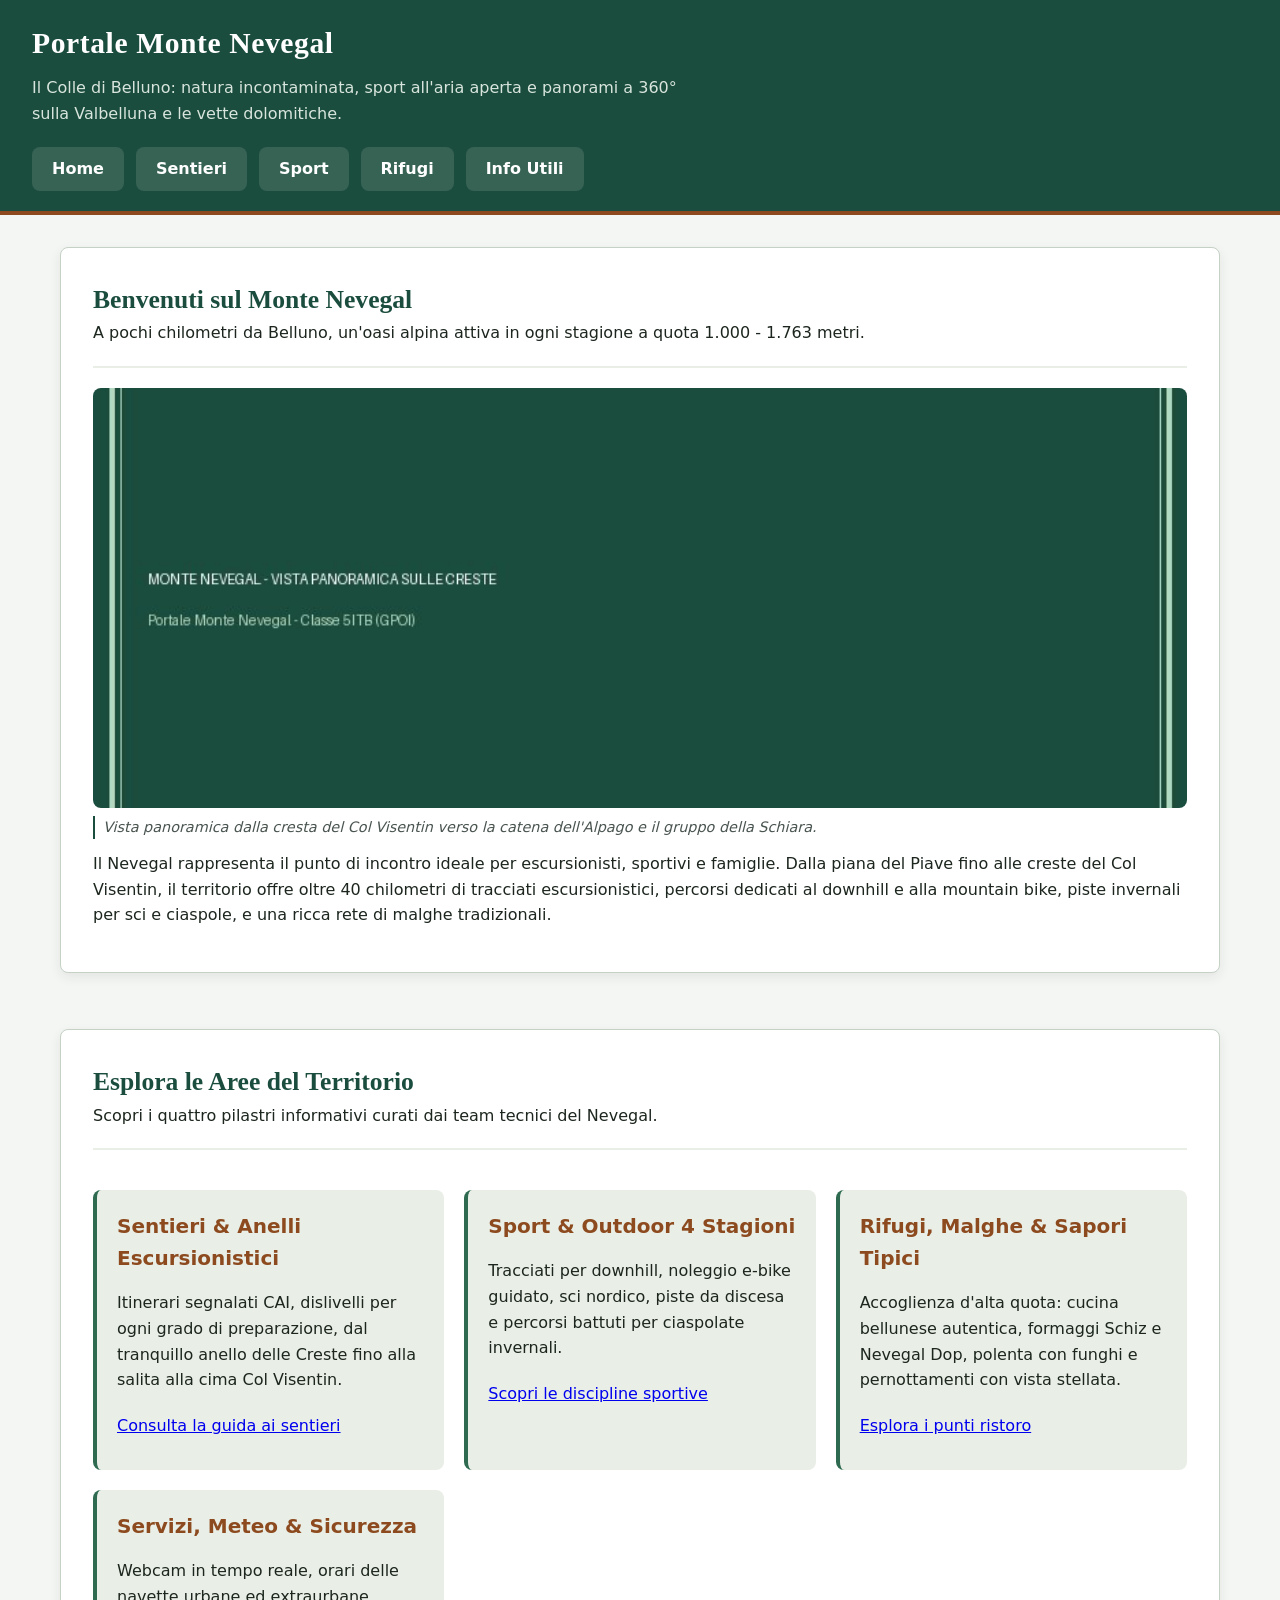
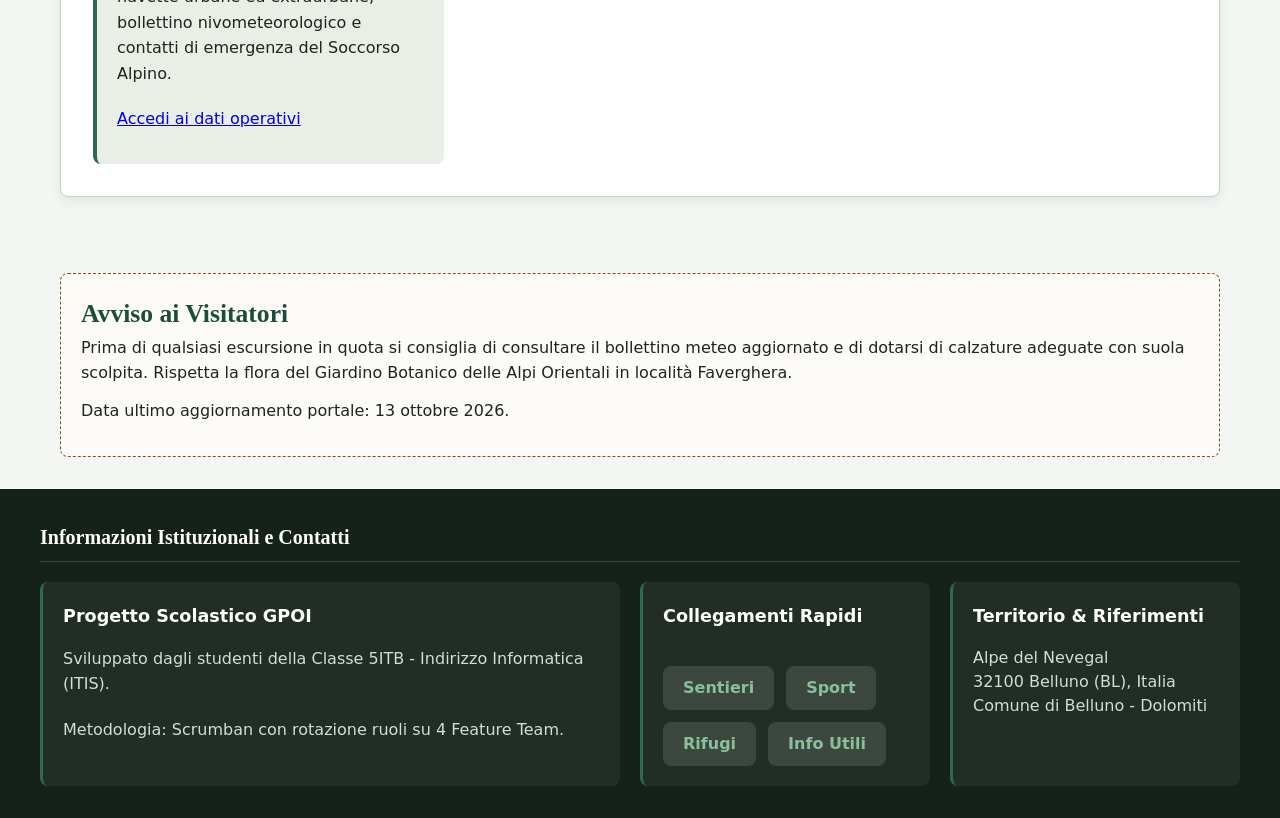
<file: index.html>
<!DOCTYPE html>
<html lang="it">
<head>
  <meta charset="UTF-8">
  <meta name="viewport" content="width=device-width, initial-scale=1.0">
  <meta name="description" content="Portale Web Monte Nevegal: la terrazza naturale sulle Dolomiti Bellunesi. Informazioni su sentieri, sport montani, rifugi alpini e mobilità.">
  <title>Portale Monte Nevegal - Dolomiti Bellunesi</title>
  <link rel="stylesheet" href="css/style.css">
</head>
<body>
  <a href="#contenuto-principale" class="salto-contenuto">Vai al contenuto principale</a>

  <header>
    <h1>Portale Monte Nevegal</h1>
    <p>Il Colle di Belluno: natura incontaminata, sport all'aria aperta e panorami a 360° sulla Valbelluna e le vette dolomitiche.</p>
    <nav aria-label="Navigazione principale">
      <ul>
        <li><a href="index.html">Home</a></li>
        <li><a href="sentieri.html">Sentieri</a></li>
        <li><a href="sport.html">Sport</a></li>
        <li><a href="rifugi.html">Rifugi</a></li>
        <li><a href="info.html">Info Utili</a></li>
      </ul>
    </nav>
  </header>

  <main id="contenuto-principale">
    <section>
      <header>
        <h2>Benvenuti sul Monte Nevegal</h2>
        <p>A pochi chilometri da Belluno, un'oasi alpina attiva in ogni stagione a quota 1.000 - 1.763 metri.</p>
      </header>
      <figure>
        <img src="img/panorama-creste-nevegal.jpg" alt="Panorama delle creste del Monte Nevegal con vista aperta sulla Valbelluna e le Dolomiti" width="800" height="500">
        <figcaption>Vista panoramica dalla cresta del Col Visentin verso la catena dell'Alpago e il gruppo della Schiara.</figcaption>
      </figure>
      <p>
        Il Nevegal rappresenta il punto di incontro ideale per escursionisti, sportivi e famiglie. Dalla piana del Piave fino alle creste del Col Visentin, il territorio offre oltre 40 chilometri di tracciati escursionistici, percorsi dedicati al downhill e alla mountain bike, piste invernali per sci e ciaspole, e una ricca rete di malghe tradizionali.
      </p>
    </section>

    <section class="griglia-contenuti" aria-labelledby="aree-tematiche">
      <header>
        <h2 id="aree-tematiche">Esplora le Aree del Territorio</h2>
        <p>Scopri i quattro pilastri informativi curati dai team tecnici del Nevegal.</p>
      </header>

      <article>
        <h3>Sentieri &amp; Anelli Escursionistici</h3>
        <p>Itinerari segnalati CAI, dislivelli per ogni grado di preparazione, dal tranquillo anello delle Creste fino alla salita alla cima Col Visentin.</p>
        <p><a href="sentieri.html">Consulta la guida ai sentieri</a></p>
      </article>

      <article>
        <h3>Sport &amp; Outdoor 4 Stagioni</h3>
        <p>Tracciati per downhill, noleggio e-bike guidato, sci nordico, piste da discesa e percorsi battuti per ciaspolate invernali.</p>
        <p><a href="sport.html">Scopri le discipline sportive</a></p>
      </article>

      <article>
        <h3>Rifugi, Malghe &amp; Sapori Tipici</h3>
        <p>Accoglienza d'alta quota: cucina bellunese autentica, formaggi Schiz e Nevegal Dop, polenta con funghi e pernottamenti con vista stellata.</p>
        <p><a href="rifugi.html">Esplora i punti ristoro</a></p>
      </article>

      <article>
        <h3>Servizi, Meteo &amp; Sicurezza</h3>
        <p>Webcam in tempo reale, orari delle navette urbane ed extraurbane, bollettino nivometeorologico e contatti di emergenza del Soccorso Alpino.</p>
        <p><a href="info.html">Accedi ai dati operativi</a></p>
      </article>
    </section>

    <aside aria-labelledby="avviso-stagionale">
      <h2 id="avviso-stagionale">Avviso ai Visitatori</h2>
      <p>
        Prima di qualsiasi escursione in quota si consiglia di consultare il bollettino meteo aggiornato e di dotarsi di calzature adeguate con suola scolpita. Rispetta la flora del Giardino Botanico delle Alpi Orientali in località Faverghera.
      </p>
      <p>
        Data ultimo aggiornamento portale: <time datetime="2026-10-13">13 ottobre 2026</time>.
      </p>
    </aside>
  </main>

  <footer>
    <section aria-labelledby="titolo-footer">
      <h2 id="titolo-footer">Informazioni Istituzionali e Contatti</h2>
      <article>
        <h3>Progetto Scolastico GPOI</h3>
        <p>Sviluppato dagli studenti della Classe 5ITB - Indirizzo Informatica (ITIS).</p>
        <p>Metodologia: Scrumban con rotazione ruoli su 4 Feature Team.</p>
      </article>
      <article>
        <h3>Collegamenti Rapidi</h3>
        <nav aria-label="Navigazione secondaria del piè di pagina">
          <ul>
            <li><a href="sentieri.html">Sentieri</a></li>
            <li><a href="sport.html">Sport</a></li>
            <li><a href="rifugi.html">Rifugi</a></li>
            <li><a href="info.html">Info Utili</a></li>
          </ul>
        </nav>
      </article>
      <article>
        <h3>Territorio &amp; Riferimenti</h3>
        <address>
          Alpe del Nevegal<br>
          32100 Belluno (BL), Italia<br>
          Comune di Belluno - Dolomiti
        </address>
      </article>
    </section>
  </footer>
</body>
</html>
</file>
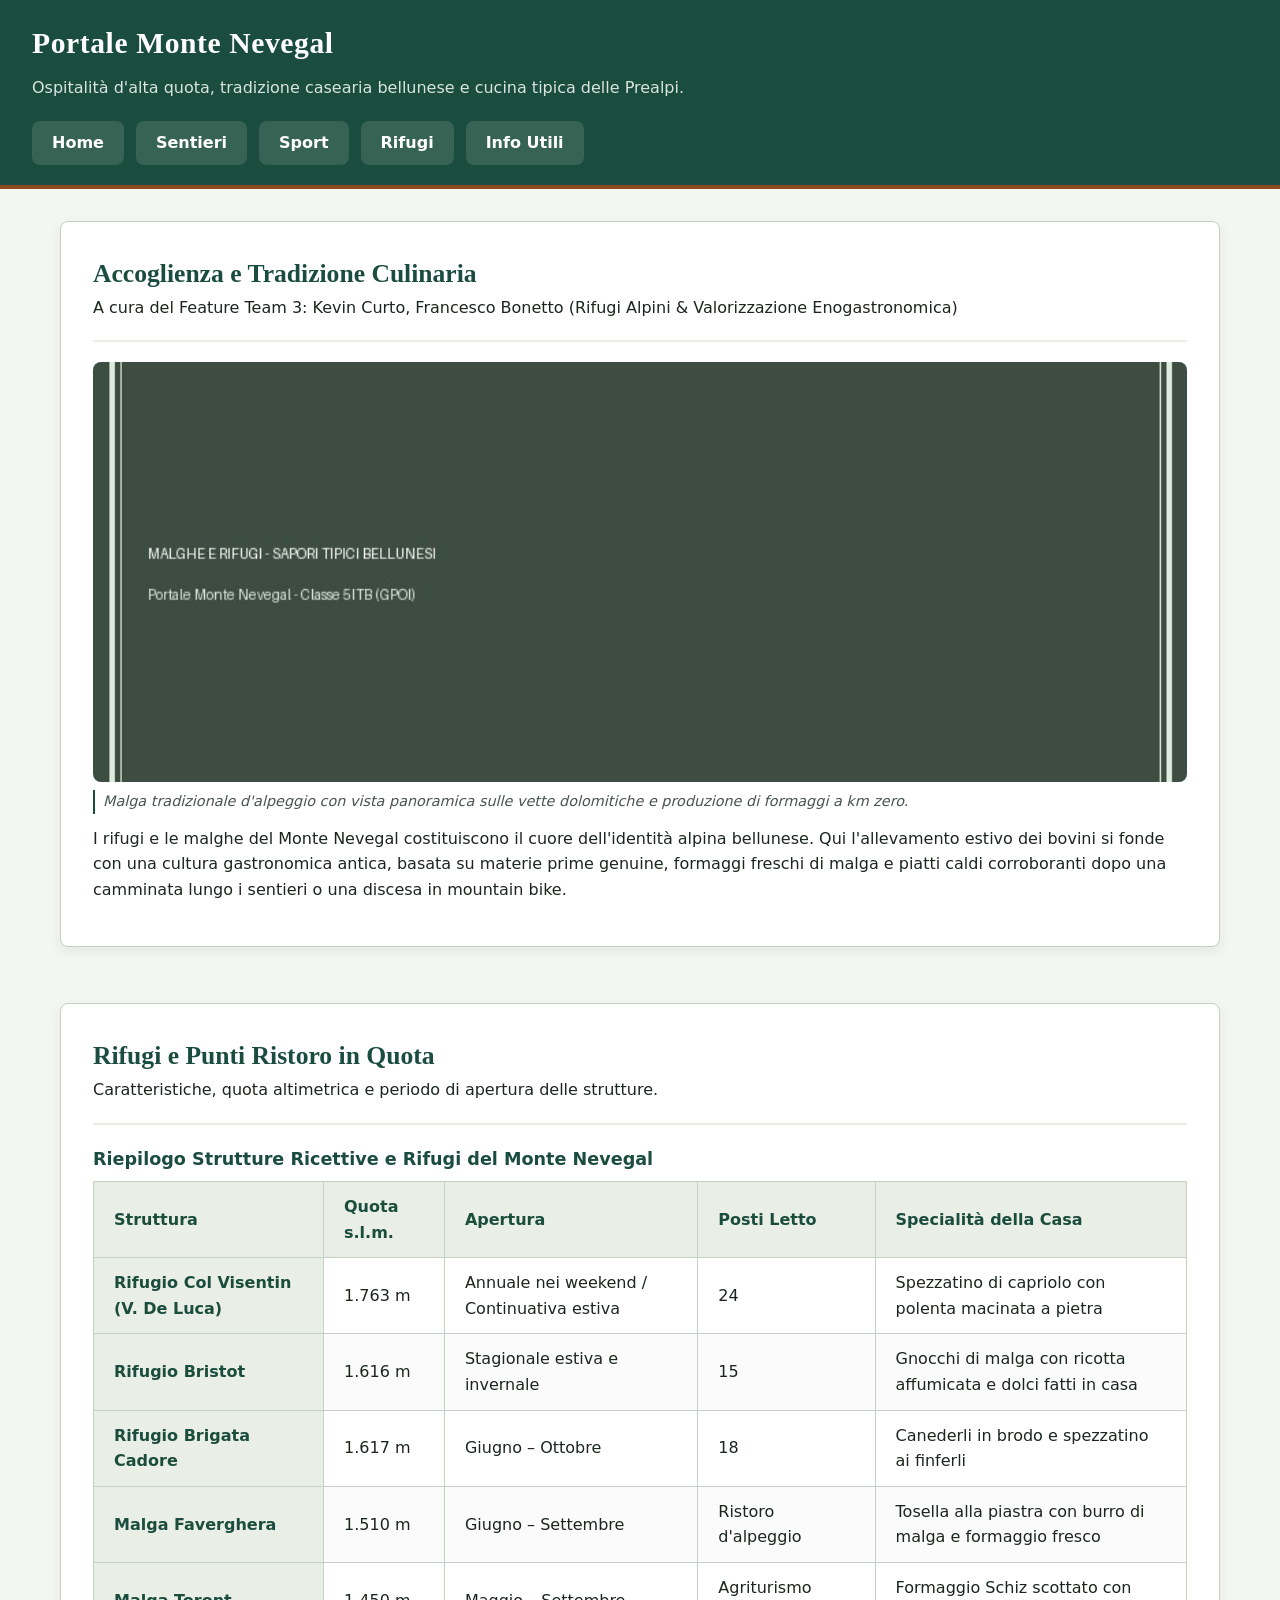
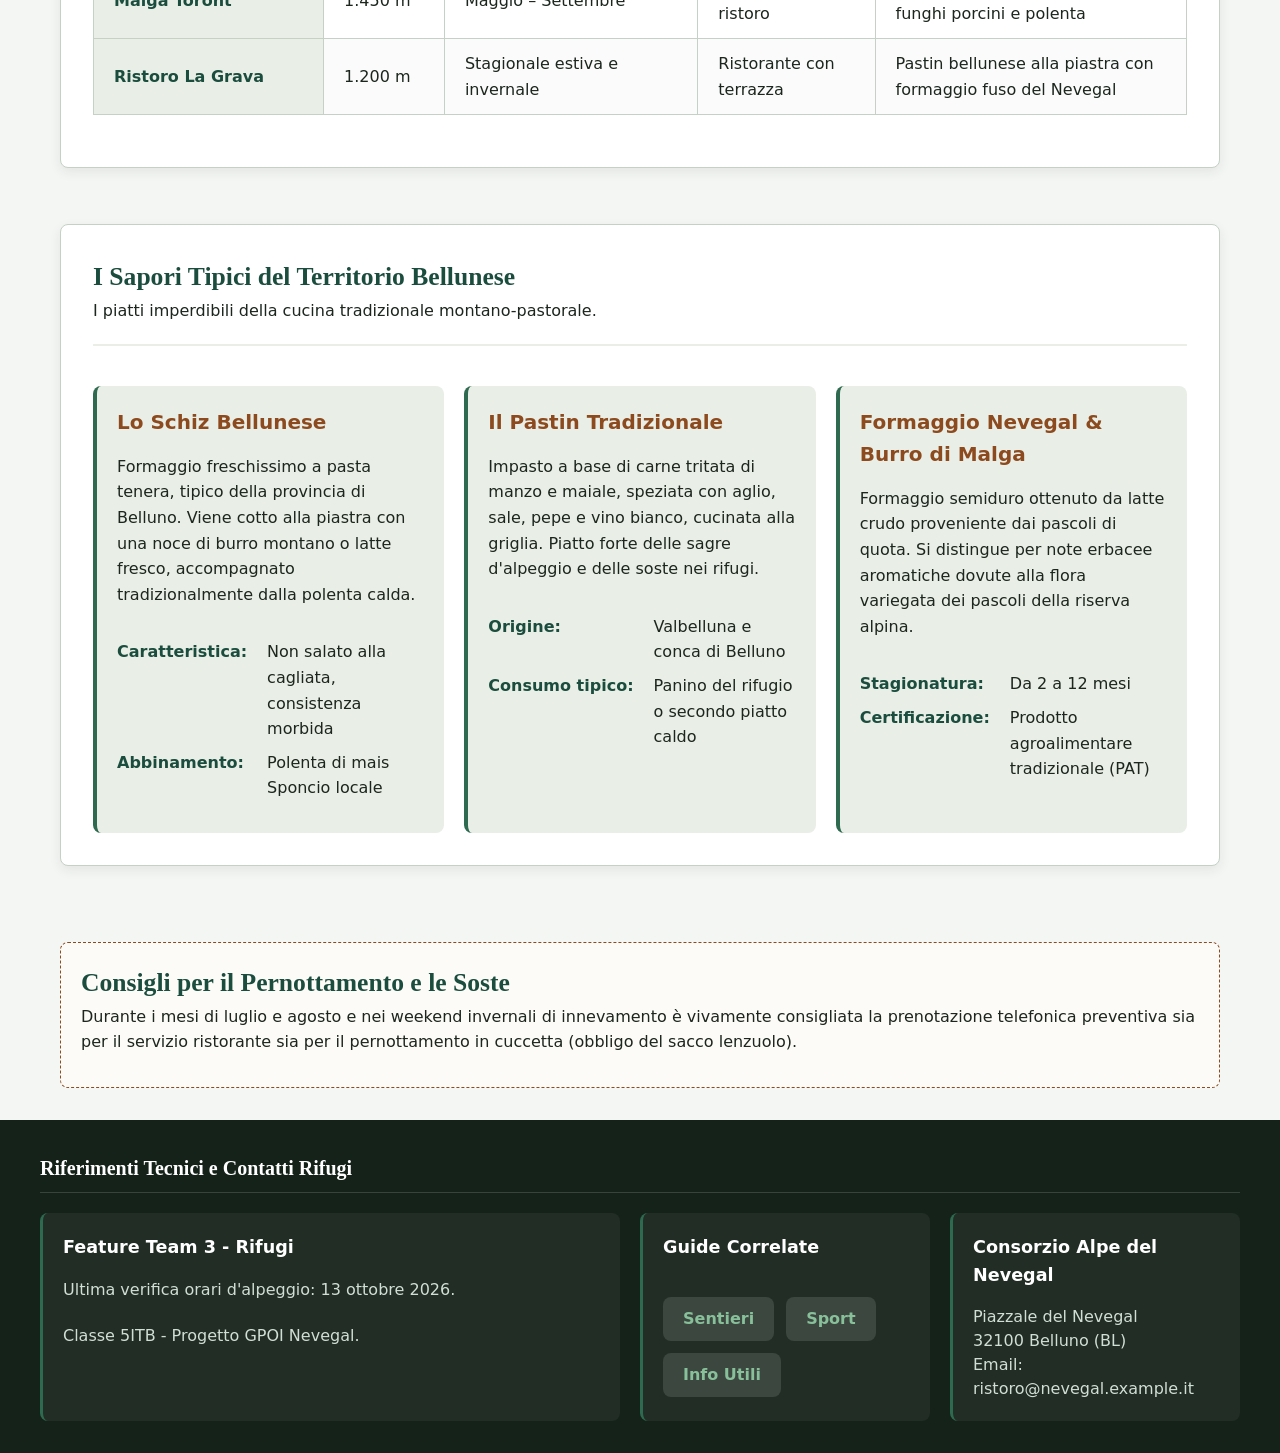
<file: rifugi.html>
<!DOCTYPE html>
<html lang="it">
<head>
  <meta charset="UTF-8">
  <meta name="viewport" content="width=device-width, initial-scale=1.0">
  <meta name="description" content="Rifugi, malghe e gastronomia tradizionale sul Monte Nevegal: sapori bellunesi, formaggio Schiz, polenta e accoglienza d'alta quota.">
  <title>Rifugi, Malghe &amp; Sapori Tipici - Monte Nevegal</title>
  <link rel="stylesheet" href="css/style.css">
</head>
<body>
  <a href="#contenuto-principale" class="salto-contenuto">Vai al contenuto principale</a>

  <header>
    <h1>Portale Monte Nevegal</h1>
    <p>Ospitalità d'alta quota, tradizione casearia bellunese e cucina tipica delle Prealpi.</p>
    <nav aria-label="Navigazione principale">
      <ul>
        <li><a href="index.html">Home</a></li>
        <li><a href="sentieri.html">Sentieri</a></li>
        <li><a href="sport.html">Sport</a></li>
        <li><a href="rifugi.html">Rifugi</a></li>
        <li><a href="info.html">Info Utili</a></li>
      </ul>
    </nav>
  </header>

  <main id="contenuto-principale">
    <section>
      <header>
        <h2>Accoglienza e Tradizione Culinaria</h2>
        <p>A cura del Feature Team 3: Kevin Curto, Francesco Bonetto (Rifugi Alpini &amp; Valorizzazione Enogastronomica)</p>
      </header>
      <figure>
        <img src="img/malga-rifugio-visentin.jpg" alt="Tipica malga alpina in pietra e legno immersa nei pascoli del Nevegal con tavoli all'aperto" width="800" height="500">
        <figcaption>Malga tradizionale d'alpeggio con vista panoramica sulle vette dolomitiche e produzione di formaggi a km zero.</figcaption>
      </figure>
      <p>
        I rifugi e le malghe del Monte Nevegal costituiscono il cuore dell'identità alpina bellunese. Qui l'allevamento estivo dei bovini si fonde con una cultura gastronomica antica, basata su materie prime genuine, formaggi freschi di malga e piatti caldi corroboranti dopo una camminata lungo i sentieri o una discesa in mountain bike.
      </p>
    </section>

    <section aria-labelledby="elenco-rifugi">
      <header>
        <h2 id="elenco-rifugi">Rifugi e Punti Ristoro in Quota</h2>
        <p>Caratteristiche, quota altimetrica e periodo di apertura delle strutture.</p>
      </header>
      <table>
        <caption>Riepilogo Strutture Ricettive e Rifugi del Monte Nevegal</caption>
        <thead>
          <tr>
            <th scope="col">Struttura</th>
            <th scope="col">Quota s.l.m.</th>
            <th scope="col">Apertura</th>
            <th scope="col">Posti Letto</th>
            <th scope="col">Specialità della Casa</th>
          </tr>
        </thead>
        <tbody>
          <tr>
            <th scope="row">Rifugio Col Visentin (V. De Luca)</th>
            <td>1.763 m</td>
            <td>Annuale nei weekend / Continuativa estiva</td>
            <td>24</td>
            <td>Spezzatino di capriolo con polenta macinata a pietra</td>
          </tr>
          <tr>
            <th scope="row">Rifugio Bristot</th>
            <td>1.616 m</td>
            <td>Stagionale estiva e invernale</td>
            <td>15</td>
            <td>Gnocchi di malga con ricotta affumicata e dolci fatti in casa</td>
          </tr>
          <tr>
            <th scope="row">Rifugio Brigata Cadore</th>
            <td>1.617 m</td>
            <td>Giugno – Ottobre</td>
            <td>18</td>
            <td>Canederli in brodo e spezzatino ai finferli</td>
          </tr>
          <tr>
            <th scope="row">Malga Faverghera</th>
            <td>1.510 m</td>
            <td>Giugno – Settembre</td>
            <td>Ristoro d'alpeggio</td>
            <td>Tosella alla piastra con burro di malga e formaggio fresco</td>
          </tr>
          <tr>
            <th scope="row">Malga Toront</th>
            <td>1.450 m</td>
            <td>Maggio – Settembre</td>
            <td>Agriturismo ristoro</td>
            <td>Formaggio Schiz scottato con funghi porcini e polenta</td>
          </tr>
          <tr>
            <th scope="row">Ristoro La Grava</th>
            <td>1.200 m</td>
            <td>Stagionale estiva e invernale</td>
            <td>Ristorante con terrazza</td>
            <td>Pastin bellunese alla piastra con formaggio fuso del Nevegal</td>
          </tr>
        </tbody>
      </table>
    </section>

    <section class="griglia-contenuti" aria-labelledby="sapori-delle-dolomiti">
      <header>
        <h2 id="sapori-delle-dolomiti">I Sapori Tipici del Territorio Bellunese</h2>
        <p>I piatti imperdibili della cucina tradizionale montano-pastorale.</p>
      </header>

      <article>
        <h3>Lo Schiz Bellunese</h3>
        <p>
          Formaggio freschissimo a pasta tenera, tipico della provincia di Belluno. Viene cotto alla piastra con una noce di burro montano o latte fresco, accompagnato tradizionalmente dalla polenta calda.
        </p>
        <dl>
          <dt>Caratteristica:</dt>
          <dd>Non salato alla cagliata, consistenza morbida</dd>
          <dt>Abbinamento:</dt>
          <dd>Polenta di mais Sponcio locale</dd>
        </dl>
      </article>

      <article>
        <h3>Il Pastin Tradizionale</h3>
        <p>
          Impasto a base di carne tritata di manzo e maiale, speziata con aglio, sale, pepe e vino bianco, cucinata alla griglia. Piatto forte delle sagre d'alpeggio e delle soste nei rifugi.
        </p>
        <dl>
          <dt>Origine:</dt>
          <dd>Valbelluna e conca di Belluno</dd>
          <dt>Consumo tipico:</dt>
          <dd>Panino del rifugio o secondo piatto caldo</dd>
        </dl>
      </article>

      <article>
        <h3>Formaggio Nevegal &amp; Burro di Malga</h3>
        <p>
          Formaggio semiduro ottenuto da latte crudo proveniente dai pascoli di quota. Si distingue per note erbacee aromatiche dovute alla flora variegata dei pascoli della riserva alpina.
        </p>
        <dl>
          <dt>Stagionatura:</dt>
          <dd>Da 2 a 12 mesi</dd>
          <dt>Certificazione:</dt>
          <dd>Prodotto agroalimentare tradizionale (PAT)</dd>
        </dl>
      </article>
    </section>

    <aside aria-labelledby="prenotazioni-rifugi">
      <h2 id="prenotazioni-rifugi">Consigli per il Pernottamento e le Soste</h2>
      <p>
        Durante i mesi di luglio e agosto e nei weekend invernali di innevamento è vivamente consigliata la prenotazione telefonica preventiva sia per il servizio ristorante sia per il pernottamento in cuccetta (obbligo del sacco lenzuolo).
      </p>
    </aside>
  </main>

  <footer>
    <section aria-labelledby="titolo-footer-rifugi">
      <h2 id="titolo-footer-rifugi">Riferimenti Tecnici e Contatti Rifugi</h2>
      <article>
        <h3>Feature Team 3 - Rifugi</h3>
        <p>Ultima verifica orari d'alpeggio: <time datetime="2026-10-13">13 ottobre 2026</time>.</p>
        <p>Classe 5ITB - Progetto GPOI Nevegal.</p>
      </article>
      <article>
        <h3>Guide Correlate</h3>
        <nav aria-label="Navigazione secondaria del piè di pagina">
          <ul>
            <li><a href="sentieri.html">Sentieri</a></li>
            <li><a href="sport.html">Sport</a></li>
            <li><a href="info.html">Info Utili</a></li>
          </ul>
        </nav>
      </article>
      <article>
        <h3>Consorzio Alpe del Nevegal</h3>
        <address>
          Piazzale del Nevegal<br>
          32100 Belluno (BL)<br>
          Email: ristoro@nevegal.example.it
        </address>
      </article>
    </section>
  </footer>
</body>
</html>
</file>
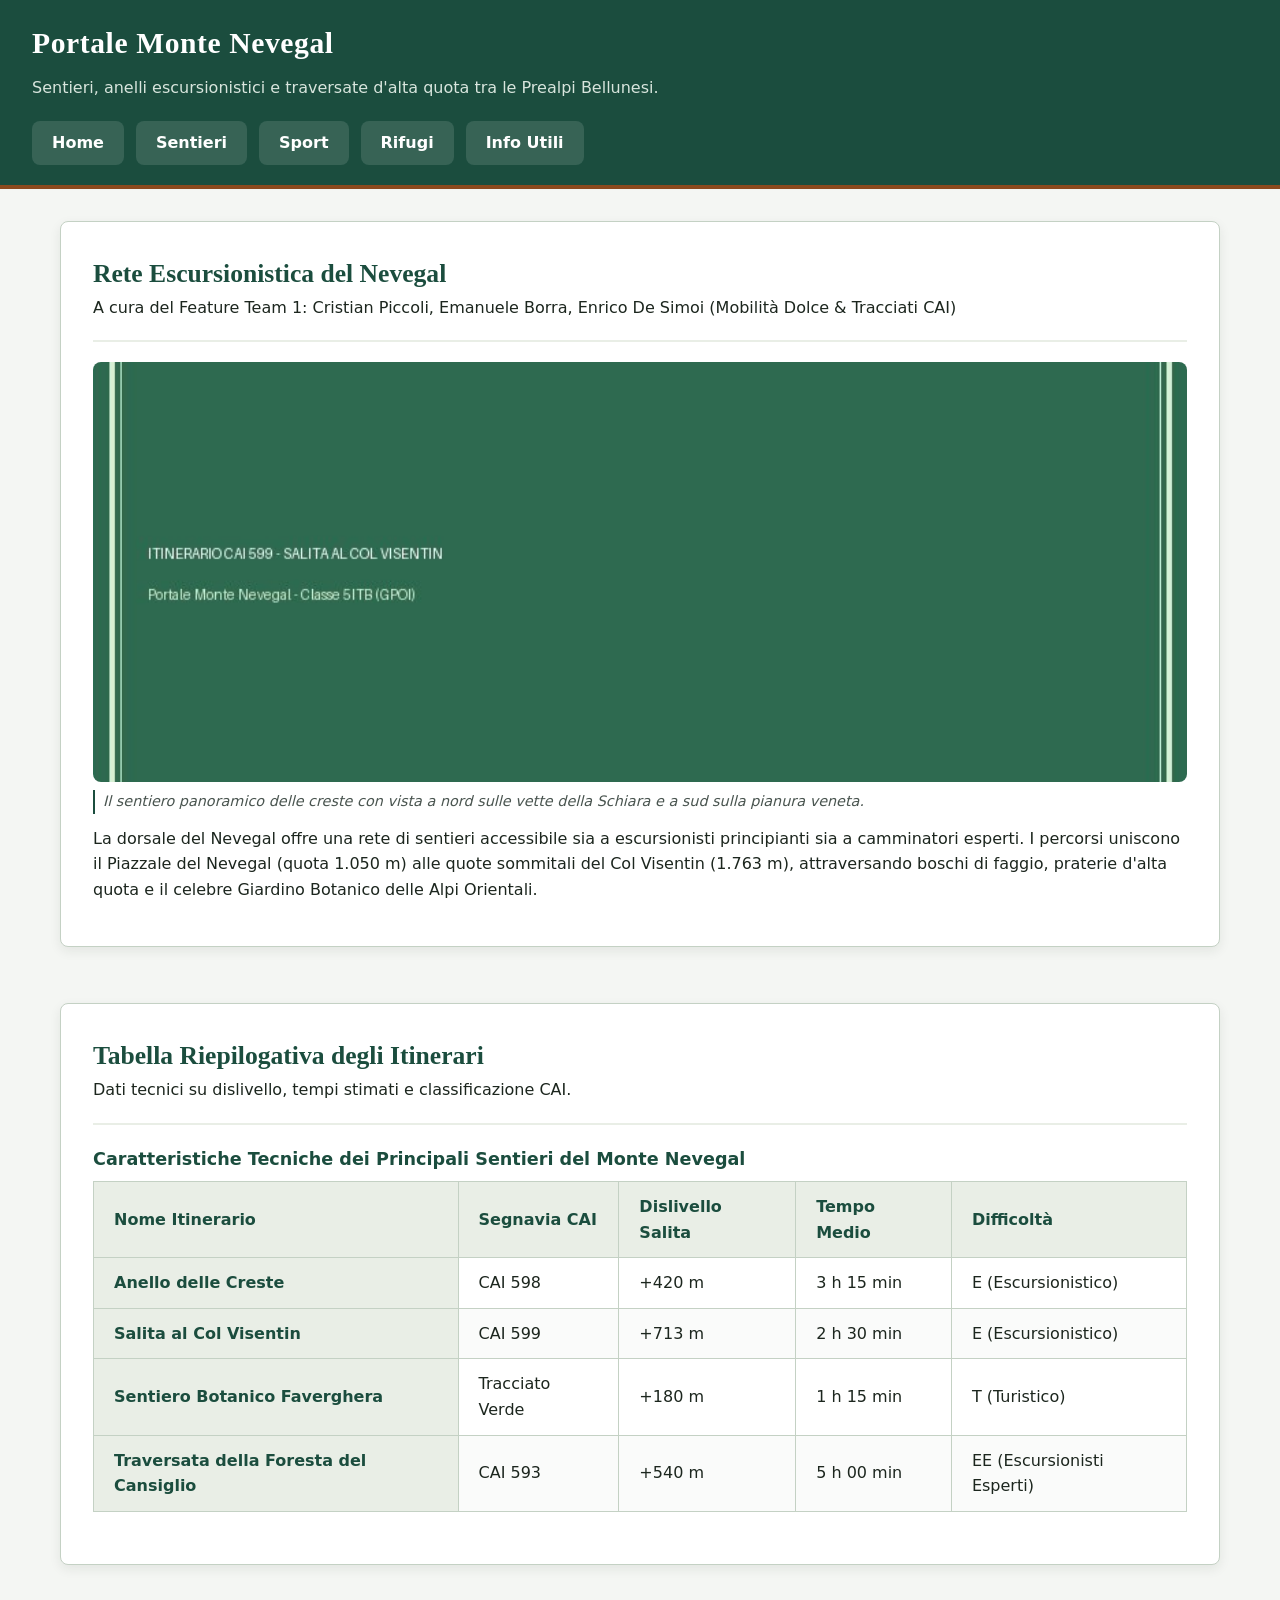
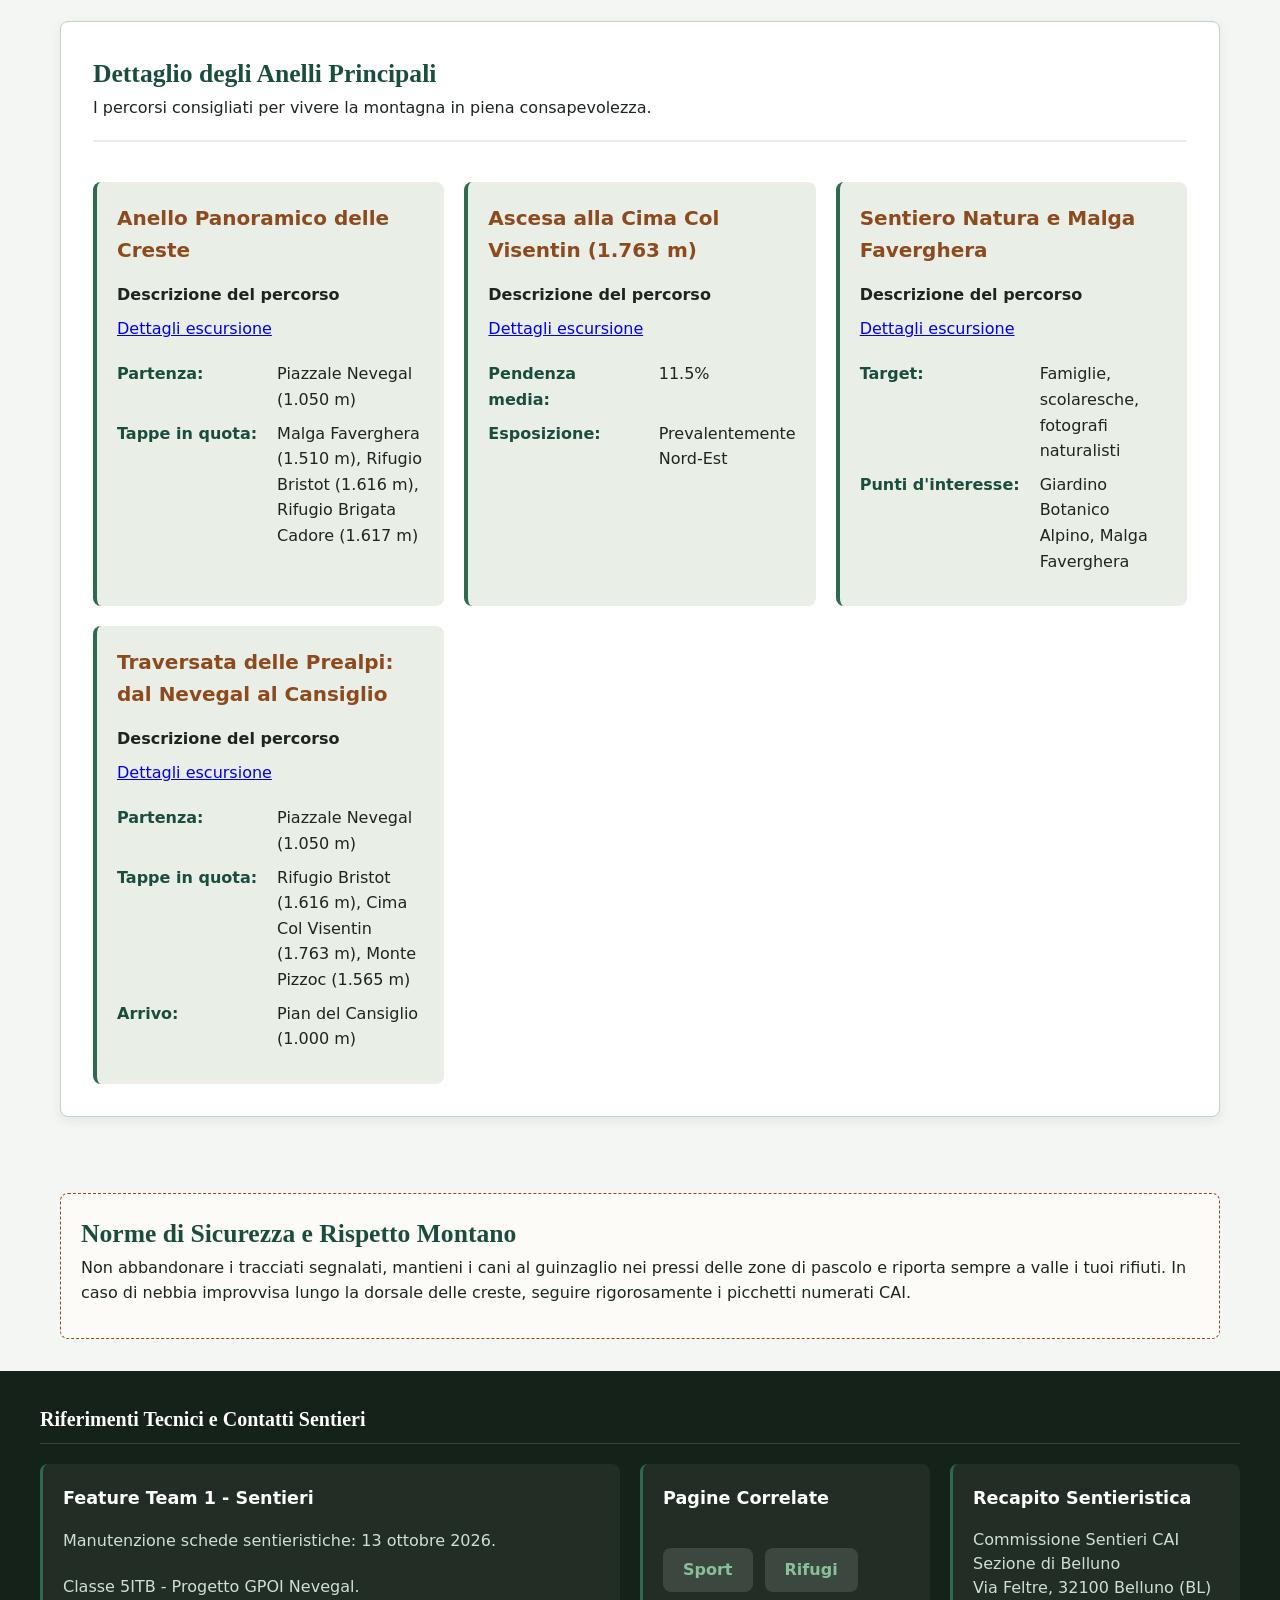
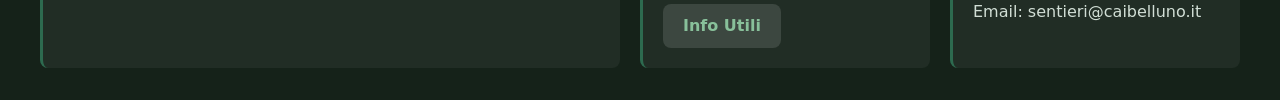
<file: sentieri.html>
<!DOCTYPE html>
<html lang="it">
<head>
  <meta charset="UTF-8">
  <meta name="viewport" content="width=device-width, initial-scale=1.0">
  <meta name="description" content="Sentieri escursionistici e trekking sul Monte Nevegal: itinerari CAI, anello delle creste, dislivelli, tempi di percorrenza e difficoltà.">
  <title>Sentieri &amp; Trekking - Monte Nevegal</title>
  <link rel="stylesheet" href="css/style.css">
</head>
<body>
  <a href="#contenuto-principale" class="salto-contenuto">Vai al contenuto principale</a>

  <header>
    <h1>Portale Monte Nevegal</h1>
    <p>Sentieri, anelli escursionistici e traversate d'alta quota tra le Prealpi Bellunesi.</p>
    <nav aria-label="Navigazione principale">
      <ul>
        <li><a href="index.html">Home</a></li>
        <li><a href="sentieri.html">Sentieri</a></li>
        <li><a href="sport.html">Sport</a></li>
        <li><a href="rifugi.html">Rifugi</a></li>
        <li><a href="info.html">Info Utili</a></li>
      </ul>
    </nav>
  </header>

  <main id="contenuto-principale">
    <section>
      <header>
        <h2>Rete Escursionistica del Nevegal</h2>
        <p>A cura del Feature Team 1: Cristian Piccoli, Emanuele Borra, Enrico De Simoi (Mobilità Dolce &amp; Tracciati CAI)</p>
      </header>
      <figure>
        <img src="img/sentiero-col-visentin.jpg" alt="Tracciato escursionistico lungo il crinale erboso del Nevegal verso Col Visentin" width="800" height="500">
        <figcaption>Il sentiero panoramico delle creste con vista a nord sulle vette della Schiara e a sud sulla pianura veneta.</figcaption>
      </figure>
      <p>
        La dorsale del Nevegal offre una rete di sentieri accessibile sia a escursionisti principianti sia a camminatori esperti. I percorsi uniscono il Piazzale del Nevegal (quota 1.050 m) alle quote sommitali del Col Visentin (1.763 m), attraversando boschi di faggio, praterie d'alta quota e il celebre Giardino Botanico delle Alpi Orientali.
      </p>
    </section>

    <section aria-labelledby="tabella-itinerari">
      <header>
        <h2 id="tabella-itinerari">Tabella Riepilogativa degli Itinerari</h2>
        <p>Dati tecnici su dislivello, tempi stimati e classificazione CAI.</p>
      </header>
      <table>
        <caption>Caratteristiche Tecniche dei Principali Sentieri del Monte Nevegal</caption>
        <thead>
          <tr>
            <th scope="col">Nome Itinerario</th>
            <th scope="col">Segnavia CAI</th>
            <th scope="col">Dislivello Salita</th>
            <th scope="col">Tempo Medio</th>
            <th scope="col">Difficoltà</th>
          </tr>
        </thead>
        <tbody>
          <tr>
            <th scope="row">Anello delle Creste</th>
            <td>CAI 598</td>
            <td>+420 m</td>
            <td>3 h 15 min</td>
            <td>E (Escursionistico)</td>
          </tr>
          <tr>
            <th scope="row">Salita al Col Visentin</th>
            <td>CAI 599</td>
            <td>+713 m</td>
            <td>2 h 30 min</td>
            <td>E (Escursionistico)</td>
          </tr>
          <tr>
            <th scope="row">Sentiero Botanico Faverghera</th>
            <td>Tracciato Verde</td>
            <td>+180 m</td>
            <td>1 h 15 min</td>
            <td>T (Turistico)</td>
          </tr>
          <tr>
            <th scope="row">Traversata della Foresta del Cansiglio</th>
            <td>CAI 593</td>
            <td>+540 m</td>
            <td>5 h 00 min</td>
            <td>EE (Escursionisti Esperti)</td>
          </tr>
        </tbody>
      </table>
    </section>

    <section class="griglia-contenuti" aria-labelledby="descrizione-percorsi">
      <header>
        <h2 id="descrizione-percorsi">Dettaglio degli Anelli Principali</h2>
        <p>I percorsi consigliati per vivere la montagna in piena consapevolezza.</p>
      </header>

      <article>
        <h3>Anello Panoramico delle Creste</h3>
        <h4>Descrizione del percorso</h4>
        <a href="anelloPanoramico.html">Dettagli escursione</a>
        <dl>
          <dt>Partenza:</dt>
          <dd>Piazzale Nevegal (1.050 m)</dd>
          <dt>Tappe in quota:</dt>
          <dd>Malga Faverghera (1.510 m), Rifugio Bristot (1.616 m), Rifugio Brigata Cadore (1.617 m)</dd>
        </dl>
      </article>

      <article>
        <h3>Ascesa alla Cima Col Visentin (1.763 m)</h3>
        <h4>Descrizione del percorso</h4>
        <a href="colVisentin.html">Dettagli escursione</a>
        <dl>
          <dt>Pendenza media:</dt>
          <dd>11.5%</dd>
          <dt>Esposizione:</dt>
          <dd>Prevalentemente Nord-Est</dd>
        </dl>
      </article>

      <article>
        <h3>Sentiero Natura e Malga Faverghera</h3>
        <h4>Descrizione del percorso</h4>
        <a href="sentieroNatura.html">Dettagli escursione</a>
        <dl>
          <dt>Target:</dt>
          <dd>Famiglie, scolaresche, fotografi naturalisti</dd>
          <dt>Punti d'interesse:</dt>
          <dd>Giardino Botanico Alpino, Malga Faverghera</dd>
        </dl>
      </article>

      

      <article>
        <h3>Traversata delle Prealpi: dal Nevegal al Cansiglio</h3>
        <h4>Descrizione del percorso</h4>
        <a href="traversataPrealpi.html">Dettagli escursione</a>
        <dl>
          <dt>Partenza:</dt>
          <dd>Piazzale Nevegal (1.050 m)</dd>
          <dt>Tappe in quota:</dt>
          <dd>Rifugio Bristot (1.616 m), Cima Col Visentin (1.763 m), Monte Pizzoc (1.565 m)</dd>
          <dt>Arrivo:</dt>
          <dd>Pian del Cansiglio (1.000 m)</dd>
        </dl>
      </article>
    </section>

    <aside aria-labelledby="buone-pratiche-trekking">
      <h2 id="buone-pratiche-trekking">Norme di Sicurezza e Rispetto Montano</h2>
      <p>
        Non abbandonare i tracciati segnalati, mantieni i cani al guinzaglio nei pressi delle zone di pascolo e riporta sempre a valle i tuoi rifiuti. In caso di nebbia improvvisa lungo la dorsale delle creste, seguire rigorosamente i picchetti numerati CAI.
      </p>
    </aside>
  </main>

  <footer>
    <section aria-labelledby="titolo-footer-sentieri">
      <h2 id="titolo-footer-sentieri">Riferimenti Tecnici e Contatti Sentieri</h2>
      <article>
        <h3>Feature Team 1 - Sentieri</h3>
        <p>Manutenzione schede sentieristiche: <time datetime="2026-10-13">13 ottobre 2026</time>.</p>
        <p>Classe 5ITB - Progetto GPOI Nevegal.</p>
      </article>
      <article>
        <h3>Pagine Correlate</h3>
        <nav aria-label="Navigazione secondaria del piè di pagina">
          <ul>
            <li><a href="sport.html">Sport</a></li>
            <li><a href="rifugi.html">Rifugi</a></li>
            <li><a href="info.html">Info Utili</a></li>
          </ul>
        </nav>
      </article>
      <article>
        <h3>Recapito Sentieristica</h3>
        <address>
          Commissione Sentieri CAI Sezione di Belluno<br>
          Via Feltre, 32100 Belluno (BL)<br>
          Email: sentieri@caibelluno.it
        </address>
      </article>
    </section>
  </footer>
</body>
</html>
</file>
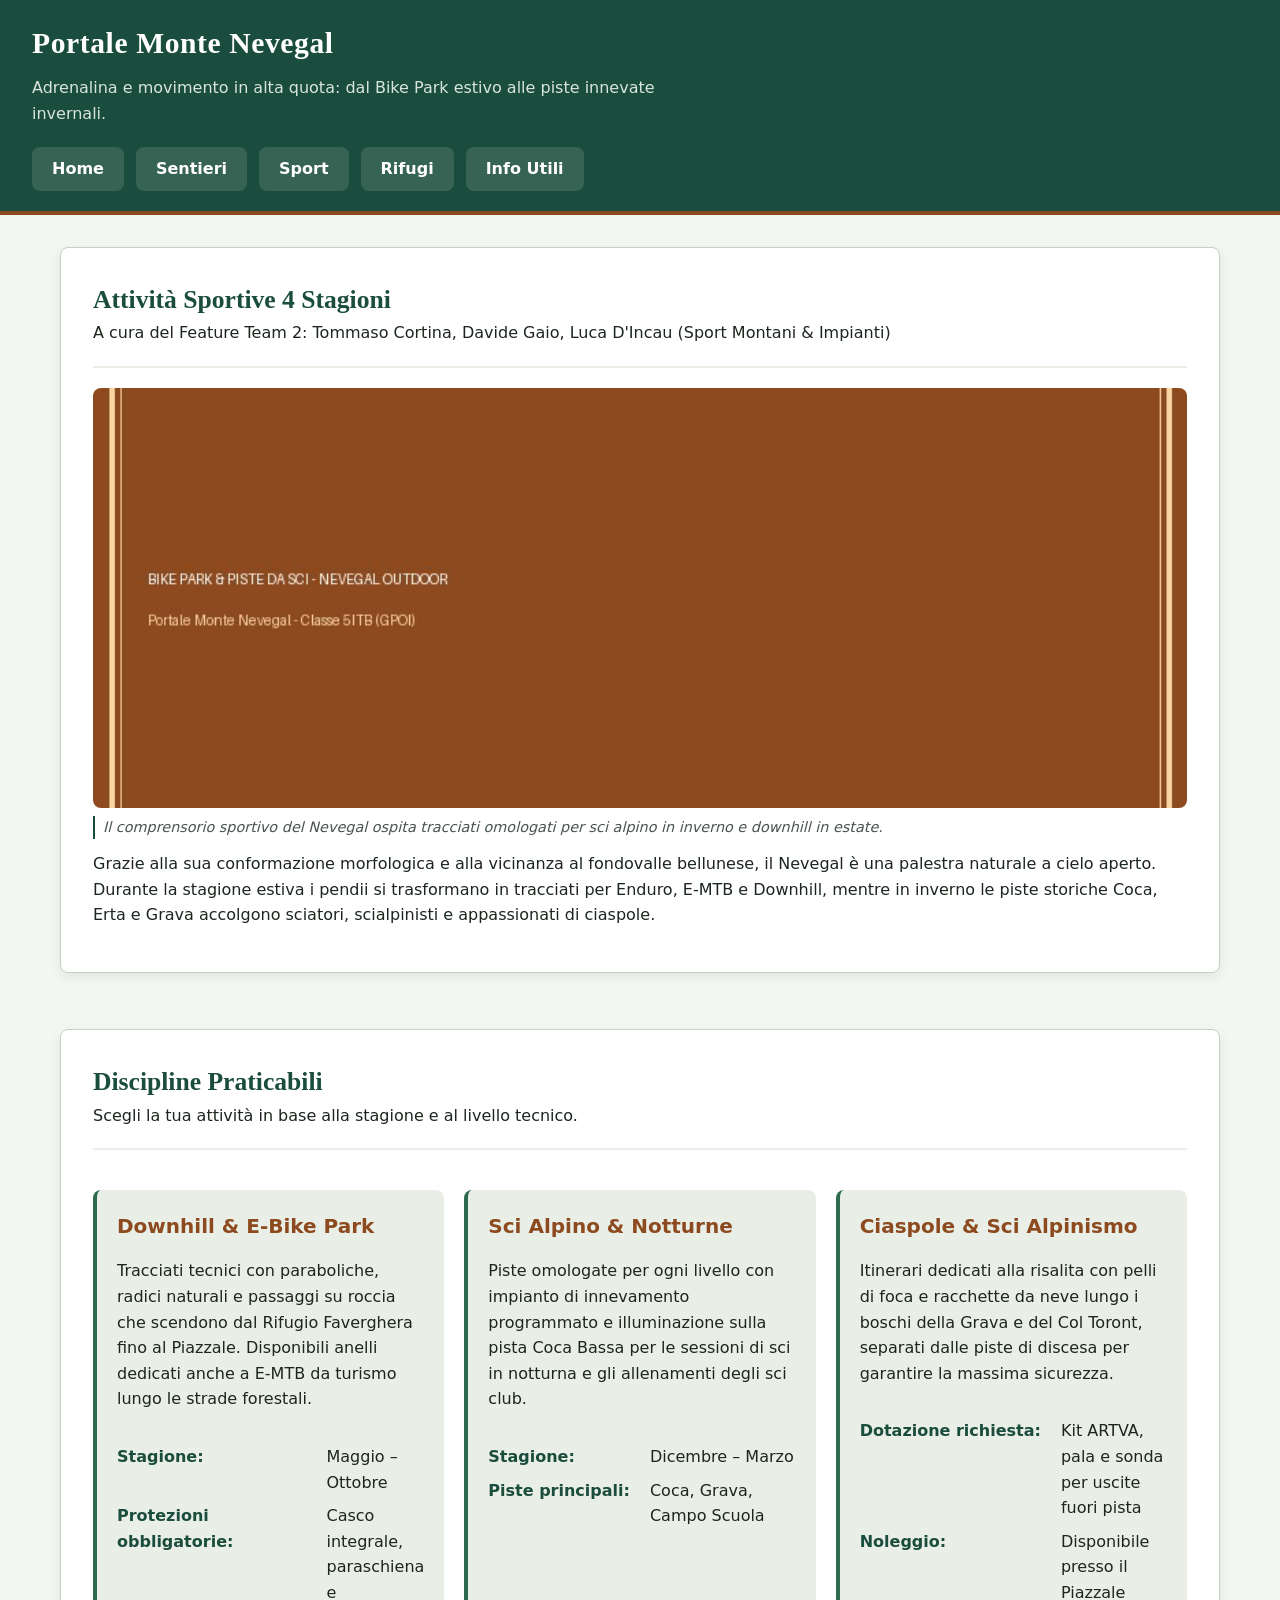
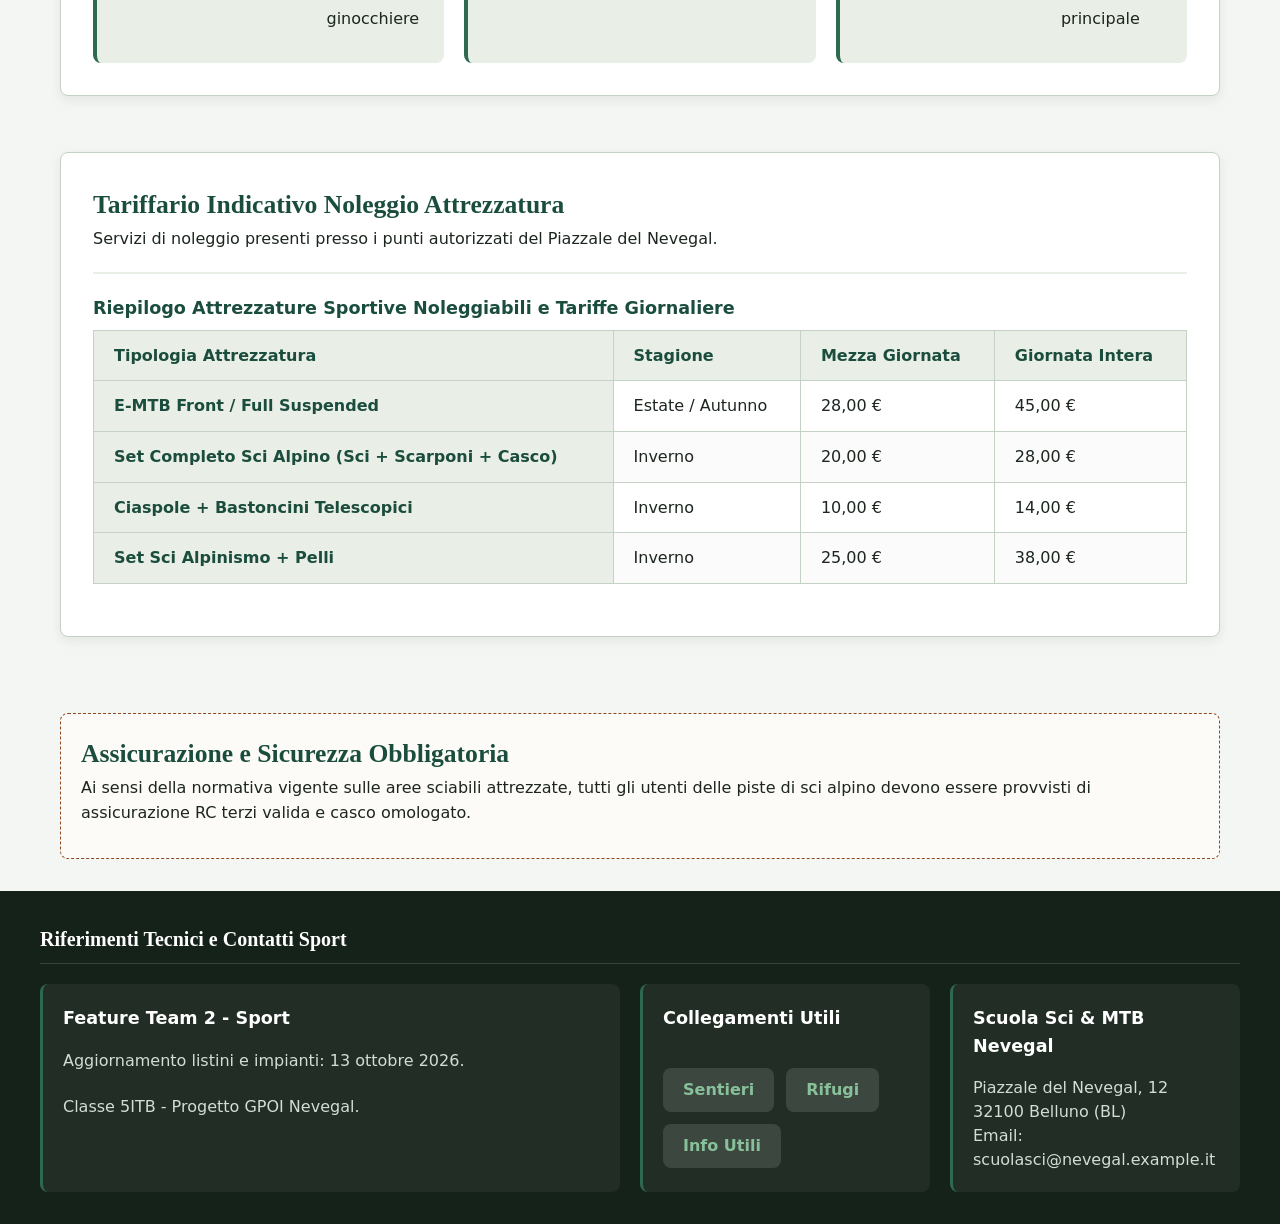
<file: sport.html>
<!DOCTYPE html>
<html lang="it">
<head>
  <meta charset="UTF-8">
  <meta name="viewport" content="width=device-width, initial-scale=1.0">
  <meta name="description" content="Sport sul Monte Nevegal: Bike Park, downhill, sci alpino, scialpinismo, percorsi ciaspole e noleggio attrezzatura tecnica.">
  <title>Sport &amp; Attività Outdoor - Monte Nevegal</title>
  <link rel="stylesheet" href="css/style.css">
</head>
<body>
  <a href="#contenuto-principale" class="salto-contenuto">Vai al contenuto principale</a>

  <header>
    <h1>Portale Monte Nevegal</h1>
    <p>Adrenalina e movimento in alta quota: dal Bike Park estivo alle piste innevate invernali.</p>
    <nav aria-label="Navigazione principale">
      <ul>
        <li><a href="index.html">Home</a></li>
        <li><a href="sentieri.html">Sentieri</a></li>
        <li><a href="sport.html">Sport</a></li>
        <li><a href="rifugi.html">Rifugi</a></li>
        <li><a href="info.html">Info Utili</a></li>
      </ul>
    </nav>
  </header>

  <main id="contenuto-principale">
    <section>
      <header>
        <h2>Attività Sportive 4 Stagioni</h2>
        <p>A cura del Feature Team 2: Tommaso Cortina, Davide Gaio, Luca D'Incau (Sport Montani &amp; Impianti)</p>
      </header>
      <figure>
        <img src="img/bike-park-downhill.jpg" alt="Atleti impegnati sulle piste e sui tracciati sportivi del comprensorio Nevegal" width="800" height="500">
        <figcaption>Il comprensorio sportivo del Nevegal ospita tracciati omologati per sci alpino in inverno e downhill in estate.</figcaption>
      </figure>
      <p>
        Grazie alla sua conformazione morfologica e alla vicinanza al fondovalle bellunese, il Nevegal è una palestra naturale a cielo aperto. Durante la stagione estiva i pendii si trasformano in tracciati per Enduro, E-MTB e Downhill, mentre in inverno le piste storiche Coca, Erta e Grava accolgono sciatori, scialpinisti e appassionati di ciaspole.
      </p>
    </section>

    <section class="griglia-contenuti" aria-labelledby="discipline-sportive">
      <header>
        <h2 id="discipline-sportive">Discipline Praticabili</h2>
        <p>Scegli la tua attività in base alla stagione e al livello tecnico.</p>
      </header>

      <article>
        <h3>Downhill &amp; E-Bike Park</h3>
        <p>
          Tracciati tecnici con paraboliche, radici naturali e passaggi su roccia che scendono dal Rifugio Faverghera fino al Piazzale. Disponibili anelli dedicati anche a E-MTB da turismo lungo le strade forestali.
        </p>
        <dl>
          <dt>Stagione:</dt>
          <dd>Maggio – Ottobre</dd>
          <dt>Protezioni obbligatorie:</dt>
          <dd>Casco integrale, paraschiena e ginocchiere</dd>
        </dl>
      </article>

      <article>
        <h3>Sci Alpino &amp; Notturne</h3>
        <p>
          Piste omologate per ogni livello con impianto di innevamento programmato e illuminazione sulla pista Coca Bassa per le sessioni di sci in notturna e gli allenamenti degli sci club.
        </p>
        <dl>
          <dt>Stagione:</dt>
          <dd>Dicembre – Marzo</dd>
          <dt>Piste principali:</dt>
          <dd>Coca, Grava, Campo Scuola</dd>
        </dl>
      </article>

      <article>
        <h3>Ciaspole &amp; Sci Alpinismo</h3>
        <p>
          Itinerari dedicati alla risalita con pelli di foca e racchette da neve lungo i boschi della Grava e del Col Toront, separati dalle piste di discesa per garantire la massima sicurezza.
        </p>
        <dl>
          <dt>Dotazione richiesta:</dt>
          <dd>Kit ARTVA, pala e sonda per uscite fuori pista</dd>
          <dt>Noleggio:</dt>
          <dd>Disponibile presso il Piazzale principale</dd>
        </dl>
      </article>
    </section>

    <section aria-labelledby="noleggio-attrezzatura">
      <header>
        <h2 id="noleggio-attrezzatura">Tariffario Indicativo Noleggio Attrezzatura</h2>
        <p>Servizi di noleggio presenti presso i punti autorizzati del Piazzale del Nevegal.</p>
      </header>
      <table>
        <caption>Riepilogo Attrezzature Sportive Noleggiabili e Tariffe Giornaliere</caption>
        <thead>
          <tr>
            <th scope="col">Tipologia Attrezzatura</th>
            <th scope="col">Stagione</th>
            <th scope="col">Mezza Giornata</th>
            <th scope="col">Giornata Intera</th>
          </tr>
        </thead>
        <tbody>
          <tr>
            <th scope="row">E-MTB Front / Full Suspended</th>
            <td>Estate / Autunno</td>
            <td>28,00 &euro;</td>
            <td>45,00 &euro;</td>
          </tr>
          <tr>
            <th scope="row">Set Completo Sci Alpino (Sci + Scarponi + Casco)</th>
            <td>Inverno</td>
            <td>20,00 &euro;</td>
            <td>28,00 &euro;</td>
          </tr>
          <tr>
            <th scope="row">Ciaspole + Bastoncini Telescopici</th>
            <td>Inverno</td>
            <td>10,00 &euro;</td>
            <td>14,00 &euro;</td>
          </tr>
          <tr>
            <th scope="row">Set Sci Alpinismo + Pelli</th>
            <td>Inverno</td>
            <td>25,00 &euro;</td>
            <td>38,00 &euro;</td>
          </tr>
        </tbody>
      </table>
    </section>

    <aside aria-labelledby="regolamento-piste">
      <h2 id="regolamento-piste">Assicurazione e Sicurezza Obbligatoria</h2>
      <p>
        Ai sensi della normativa vigente sulle aree sciabili attrezzate, tutti gli utenti delle piste di sci alpino devono essere provvisti di assicurazione RC terzi valida e casco omologato.
      </p>
    </aside>
  </main>

  <footer>
    <section aria-labelledby="titolo-footer-sport">
      <h2 id="titolo-footer-sport">Riferimenti Tecnici e Contatti Sport</h2>
      <article>
        <h3>Feature Team 2 - Sport</h3>
        <p>Aggiornamento listini e impianti: <time datetime="2026-10-13">13 ottobre 2026</time>.</p>
        <p>Classe 5ITB - Progetto GPOI Nevegal.</p>
      </article>
      <article>
        <h3>Collegamenti Utili</h3>
        <nav aria-label="Navigazione secondaria del piè di pagina">
          <ul>
            <li><a href="sentieri.html">Sentieri</a></li>
            <li><a href="rifugi.html">Rifugi</a></li>
            <li><a href="info.html">Info Utili</a></li>
          </ul>
        </nav>
      </article>
      <article>
        <h3>Scuola Sci &amp; MTB Nevegal</h3>
        <address>
          Piazzale del Nevegal, 12<br>
          32100 Belluno (BL)<br>
          Email: scuolasci@nevegal.example.it
        </address>
      </article>
    </section>
  </footer>
</body>
</html>
</file>
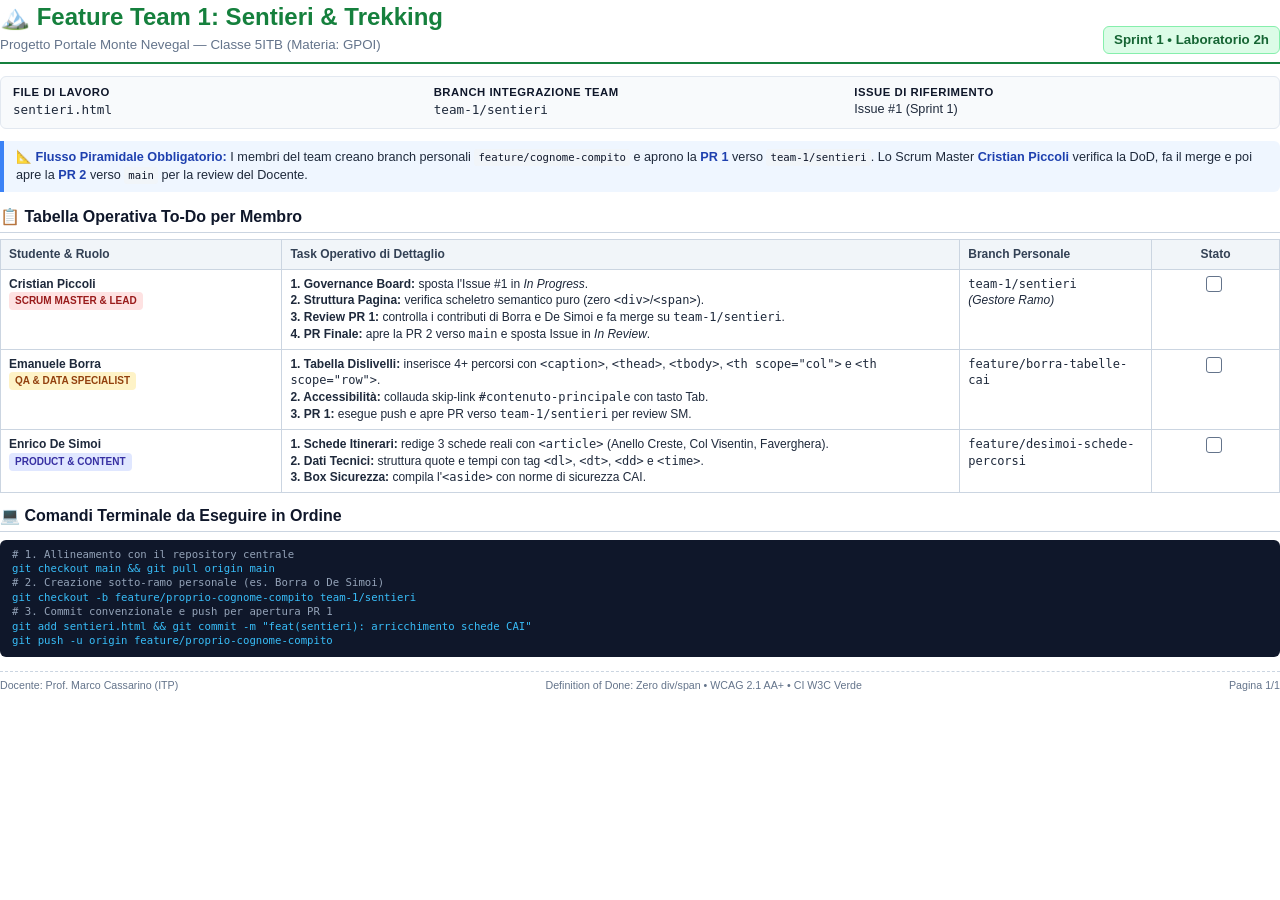
<file: docs/pdf-team/scheda-team1.html>
<!DOCTYPE html>
<html lang="it">
<head>
  <meta charset="UTF-8">
  <title>Scheda To-Do Sprint 1 — Feature Team 1: Sentieri</title>
  <style>
    @page {
      size: A4 portrait;
      margin: 12mm 15mm;
    }
    * {
      box-sizing: border-box;
      margin: 0;
      padding: 0;
    }
    body {
      font-family: -apple-system, BlinkMacSystemFont, "Segoe UI", Roboto, Helvetica, Arial, sans-serif;
      color: #1e293b;
      line-height: 1.4;
      font-size: 11pt;
      background: #ffffff;
    }
    header {
      border-bottom: 2px solid #15803d;
      padding-bottom: 8px;
      margin-bottom: 12px;
      display: flex;
      justify-content: space-between;
      align-items: flex-end;
    }
    .header-title h1 {
      font-size: 18pt;
      color: #15803d;
      margin-bottom: 2px;
    }
    .header-title p {
      font-size: 10pt;
      color: #64748b;
      font-weight: 500;
    }
    .header-badge {
      background: #dcfce7;
      color: #166534;
      font-weight: bold;
      padding: 4px 10px;
      border-radius: 6px;
      font-size: 10pt;
      border: 1px solid #86efac;
    }
    .meta-box {
      background: #f8fafc;
      border: 1px solid #e2e8f0;
      border-radius: 6px;
      padding: 8px 12px;
      margin-bottom: 12px;
      display: grid;
      grid-template-columns: repeat(3, 1fr);
      gap: 8px;
      font-size: 9.5pt;
    }
    .meta-item strong {
      color: #0f172a;
      display: block;
      font-size: 8.5pt;
      text-transform: uppercase;
      letter-spacing: 0.5px;
    }
    .pyramid-alert {
      background: #eff6ff;
      border-left: 4px solid #3b82f6;
      padding: 8px 12px;
      margin-bottom: 14px;
      font-size: 9.5pt;
      border-radius: 0 6px 6px 0;
    }
    .pyramid-alert strong {
      color: #1e40af;
    }
    h2 {
      font-size: 12pt;
      color: #0f172a;
      margin: 12px 0 6px 0;
      border-bottom: 1px solid #cbd5e1;
      padding-bottom: 3px;
    }
    table.todo-table {
      width: 100%;
      border-collapse: collapse;
      margin-bottom: 12px;
      font-size: 9pt;
    }
    table.todo-table th, table.todo-table td {
      border: 1px solid #cbd5e1;
      padding: 6px 8px;
      text-align: left;
      vertical-align: top;
    }
    table.todo-table th {
      background: #f1f5f9;
      color: #334155;
      font-weight: 700;
    }
    .check-box {
      width: 16px;
      height: 16px;
      border: 1.5px solid #64748b;
      border-radius: 3px;
      display: inline-block;
      margin-right: 4px;
      vertical-align: middle;
    }
    .badge-role {
      display: inline-block;
      font-size: 7.5pt;
      font-weight: 700;
      padding: 2px 6px;
      border-radius: 4px;
      text-transform: uppercase;
    }
    .role-sm { background: #fee2e2; color: #991b1b; }
    .role-qa { background: #fef3c7; color: #92400e; }
    .role-prod { background: #e0e7ff; color: #3730a3; }
    .code-box {
      font-family: ui-monospace, SFMono-Regular, Menlo, Monaco, Consolas, monospace;
      background: #f1f5f9;
      padding: 2px 4px;
      border-radius: 3px;
      font-size: 8pt;
      color: #0f172a;
    }
    .terminal-card {
      background: #0f172a;
      color: #f8fafc;
      padding: 8px 12px;
      border-radius: 6px;
      font-family: ui-monospace, SFMono-Regular, Menlo, Monaco, Consolas, monospace;
      font-size: 8pt;
      line-height: 1.35;
      margin-top: 8px;
    }
    .terminal-card .comment { color: #94a3b8; }
    .terminal-card .cmd { color: #38bdf8; }
    footer {
      margin-top: 14px;
      padding-top: 6px;
      border-top: 1px dashed #cbd5e1;
      font-size: 8pt;
      color: #64748b;
      display: flex;
      justify-content: space-between;
    }
  </style>
</head>
<body>

  <header>
    <div class="header-title">
      <h1>🏔️ Feature Team 1: Sentieri &amp; Trekking</h1>
      <p>Progetto Portale Monte Nevegal — Classe 5ITB (Materia: GPOI)</p>
    </div>
    <div class="header-badge">Sprint 1 • Laboratorio 2h</div>
  </header>

  <div class="meta-box">
    <div class="meta-item">
      <strong>File di Lavoro</strong>
      <code>sentieri.html</code>
    </div>
    <div class="meta-item">
      <strong>Branch Integrazione Team</strong>
      <code>team-1/sentieri</code>
    </div>
    <div class="meta-item">
      <strong>Issue di Riferimento</strong>
      Issue #1 (Sprint 1)
    </div>
  </div>

  <div class="pyramid-alert">
    <strong>📐 Flusso Piramidale Obbligatorio:</strong> I membri del team creano branch personali <span class="code-box">feature/cognome-compito</span> e aprono la <strong>PR 1</strong> verso <span class="code-box">team-1/sentieri</span>. Lo Scrum Master <strong>Cristian Piccoli</strong> verifica la DoD, fa il merge e poi apre la <strong>PR 2</strong> verso <span class="code-box">main</span> per la review del Docente.
  </div>

  <h2>📋 Tabella Operativa To-Do per Membro</h2>
  <table class="todo-table">
    <thead>
      <tr>
        <th style="width: 22%;">Studente &amp; Ruolo</th>
        <th style="width: 53%;">Task Operativo di Dettaglio</th>
        <th style="width: 15%;">Branch Personale</th>
        <th style="width: 10%; text-align: center;">Stato</th>
      </tr>
    </thead>
    <tbody>
      <tr>
        <td>
          <strong>Cristian Piccoli</strong><br>
          <span class="badge-role role-sm">Scrum Master &amp; Lead</span>
        </td>
        <td>
          <strong>1. Governance Board:</strong> sposta l'Issue #1 in <em>In Progress</em>.<br>
          <strong>2. Struttura Pagina:</strong> verifica scheletro semantico puro (zero <code>&lt;div&gt;</code>/<code>&lt;span&gt;</code>).<br>
          <strong>3. Review PR 1:</strong> controlla i contributi di Borra e De Simoi e fa merge su <code>team-1/sentieri</code>.<br>
          <strong>4. PR Finale:</strong> apre la PR 2 verso <code>main</code> e sposta Issue in <em>In Review</em>.
        </td>
        <td><code>team-1/sentieri</code><br><em>(Gestore Ramo)</em></td>
        <td style="text-align: center;"><div class="check-box"></div></td>
      </tr>
      <tr>
        <td>
          <strong>Emanuele Borra</strong><br>
          <span class="badge-role role-qa">QA &amp; Data Specialist</span>
        </td>
        <td>
          <strong>1. Tabella Dislivelli:</strong> inserisce 4+ percorsi con <code>&lt;caption&gt;</code>, <code>&lt;thead&gt;</code>, <code>&lt;tbody&gt;</code>, <code>&lt;th scope="col"&gt;</code> e <code>&lt;th scope="row"&gt;</code>.<br>
          <strong>2. Accessibilità:</strong> collauda skip-link <code>#contenuto-principale</code> con tasto Tab.<br>
          <strong>3. PR 1:</strong> esegue push e apre PR verso <code>team-1/sentieri</code> per review SM.
        </td>
        <td><code>feature/borra-tabelle-cai</code></td>
        <td style="text-align: center;"><div class="check-box"></div></td>
      </tr>
      <tr>
        <td>
          <strong>Enrico De Simoi</strong><br>
          <span class="badge-role role-prod">Product &amp; Content</span>
        </td>
        <td>
          <strong>1. Schede Itinerari:</strong> redige 3 schede reali con <code>&lt;article&gt;</code> (Anello Creste, Col Visentin, Faverghera).<br>
          <strong>2. Dati Tecnici:</strong> struttura quote e tempi con tag <code>&lt;dl&gt;</code>, <code>&lt;dt&gt;</code>, <code>&lt;dd&gt;</code> e <code>&lt;time&gt;</code>.<br>
          <strong>3. Box Sicurezza:</strong> compila l'<code>&lt;aside&gt;</code> con norme di sicurezza CAI.
        </td>
        <td><code>feature/desimoi-schede-percorsi</code></td>
        <td style="text-align: center;"><div class="check-box"></div></td>
      </tr>
    </tbody>
  </table>

  <h2>💻 Comandi Terminale da Eseguire in Ordine</h2>
  <div class="terminal-card">
    <span class="comment"># 1. Allineamento con il repository centrale</span><br>
    <span class="cmd">git checkout main &amp;&amp; git pull origin main</span><br>
    <span class="comment"># 2. Creazione sotto-ramo personale (es. Borra o De Simoi)</span><br>
    <span class="cmd">git checkout -b feature/proprio-cognome-compito team-1/sentieri</span><br>
    <span class="comment"># 3. Commit convenzionale e push per apertura PR 1</span><br>
    <span class="cmd">git add sentieri.html &amp;&amp; git commit -m "feat(sentieri): arricchimento schede CAI"</span><br>
    <span class="cmd">git push -u origin feature/proprio-cognome-compito</span>
  </div>

  <footer>
    <span>Docente: Prof. Marco Cassarino (ITP)</span>
    <span>Definition of Done: Zero div/span • WCAG 2.1 AA+ • CI W3C Verde</span>
    <span>Pagina 1/1</span>
  </footer>

</body>
</html>
</file>
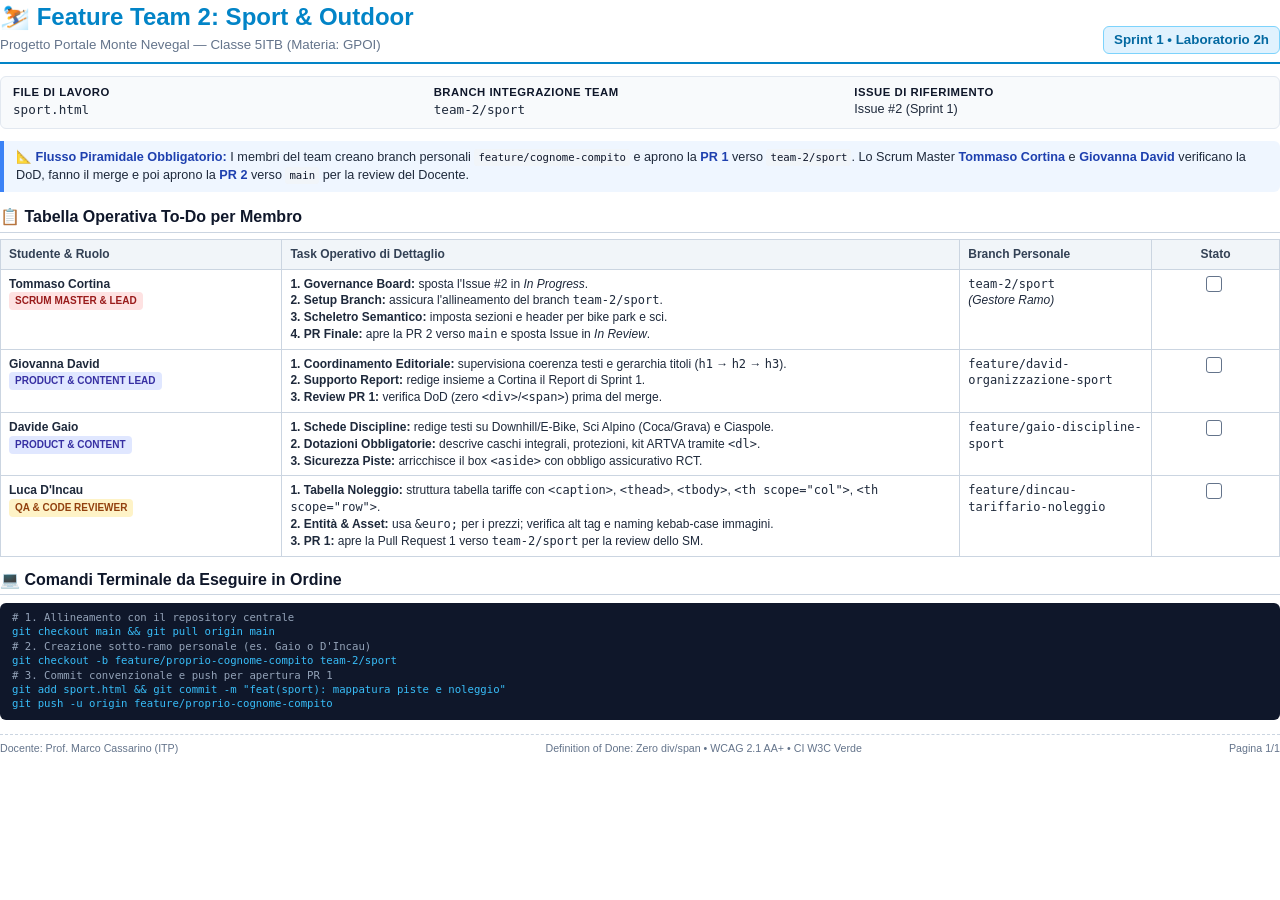
<file: docs/pdf-team/scheda-team2.html>
<!DOCTYPE html>
<html lang="it">
<head>
  <meta charset="UTF-8">
  <title>Scheda To-Do Sprint 1 — Feature Team 2: Sport</title>
  <style>
    @page {
      size: A4 portrait;
      margin: 12mm 15mm;
    }
    * {
      box-sizing: border-box;
      margin: 0;
      padding: 0;
    }
    body {
      font-family: -apple-system, BlinkMacSystemFont, "Segoe UI", Roboto, Helvetica, Arial, sans-serif;
      color: #1e293b;
      line-height: 1.4;
      font-size: 11pt;
      background: #ffffff;
    }
    header {
      border-bottom: 2px solid #0284c7;
      padding-bottom: 8px;
      margin-bottom: 12px;
      display: flex;
      justify-content: space-between;
      align-items: flex-end;
    }
    .header-title h1 {
      font-size: 18pt;
      color: #0284c7;
      margin-bottom: 2px;
    }
    .header-title p {
      font-size: 10pt;
      color: #64748b;
      font-weight: 500;
    }
    .header-badge {
      background: #e0f2fe;
      color: #0369a1;
      font-weight: bold;
      padding: 4px 10px;
      border-radius: 6px;
      font-size: 10pt;
      border: 1px solid #7dd3fc;
    }
    .meta-box {
      background: #f8fafc;
      border: 1px solid #e2e8f0;
      border-radius: 6px;
      padding: 8px 12px;
      margin-bottom: 12px;
      display: grid;
      grid-template-columns: repeat(3, 1fr);
      gap: 8px;
      font-size: 9.5pt;
    }
    .meta-item strong {
      color: #0f172a;
      display: block;
      font-size: 8.5pt;
      text-transform: uppercase;
      letter-spacing: 0.5px;
    }
    .pyramid-alert {
      background: #eff6ff;
      border-left: 4px solid #3b82f6;
      padding: 8px 12px;
      margin-bottom: 14px;
      font-size: 9.5pt;
      border-radius: 0 6px 6px 0;
    }
    .pyramid-alert strong {
      color: #1e40af;
    }
    h2 {
      font-size: 12pt;
      color: #0f172a;
      margin: 12px 0 6px 0;
      border-bottom: 1px solid #cbd5e1;
      padding-bottom: 3px;
    }
    table.todo-table {
      width: 100%;
      border-collapse: collapse;
      margin-bottom: 12px;
      font-size: 9pt;
    }
    table.todo-table th, table.todo-table td {
      border: 1px solid #cbd5e1;
      padding: 6px 8px;
      text-align: left;
      vertical-align: top;
    }
    table.todo-table th {
      background: #f1f5f9;
      color: #334155;
      font-weight: 700;
    }
    .check-box {
      width: 16px;
      height: 16px;
      border: 1.5px solid #64748b;
      border-radius: 3px;
      display: inline-block;
      margin-right: 4px;
      vertical-align: middle;
    }
    .badge-role {
      display: inline-block;
      font-size: 7.5pt;
      font-weight: 700;
      padding: 2px 6px;
      border-radius: 4px;
      text-transform: uppercase;
    }
    .role-sm { background: #fee2e2; color: #991b1b; }
    .role-qa { background: #fef3c7; color: #92400e; }
    .role-prod { background: #e0e7ff; color: #3730a3; }
    .code-box {
      font-family: ui-monospace, SFMono-Regular, Menlo, Monaco, Consolas, monospace;
      background: #f1f5f9;
      padding: 2px 4px;
      border-radius: 3px;
      font-size: 8pt;
      color: #0f172a;
    }
    .terminal-card {
      background: #0f172a;
      color: #f8fafc;
      padding: 8px 12px;
      border-radius: 6px;
      font-family: ui-monospace, SFMono-Regular, Menlo, Monaco, Consolas, monospace;
      font-size: 8pt;
      line-height: 1.35;
      margin-top: 8px;
    }
    .terminal-card .comment { color: #94a3b8; }
    .terminal-card .cmd { color: #38bdf8; }
    footer {
      margin-top: 14px;
      padding-top: 6px;
      border-top: 1px dashed #cbd5e1;
      font-size: 8pt;
      color: #64748b;
      display: flex;
      justify-content: space-between;
    }
  </style>
</head>
<body>

  <header>
    <div class="header-title">
      <h1>⛷️ Feature Team 2: Sport &amp; Outdoor</h1>
      <p>Progetto Portale Monte Nevegal — Classe 5ITB (Materia: GPOI)</p>
    </div>
    <div class="header-badge">Sprint 1 • Laboratorio 2h</div>
  </header>

  <div class="meta-box">
    <div class="meta-item">
      <strong>File di Lavoro</strong>
      <code>sport.html</code>
    </div>
    <div class="meta-item">
      <strong>Branch Integrazione Team</strong>
      <code>team-2/sport</code>
    </div>
    <div class="meta-item">
      <strong>Issue di Riferimento</strong>
      Issue #2 (Sprint 1)
    </div>
  </div>

  <div class="pyramid-alert">
    <strong>📐 Flusso Piramidale Obbligatorio:</strong> I membri del team creano branch personali <span class="code-box">feature/cognome-compito</span> e aprono la <strong>PR 1</strong> verso <span class="code-box">team-2/sport</span>. Lo Scrum Master <strong>Tommaso Cortina</strong> e <strong>Giovanna David</strong> verificano la DoD, fanno il merge e poi aprono la <strong>PR 2</strong> verso <span class="code-box">main</span> per la review del Docente.
  </div>

  <h2>📋 Tabella Operativa To-Do per Membro</h2>
  <table class="todo-table">
    <thead>
      <tr>
        <th style="width: 22%;">Studente &amp; Ruolo</th>
        <th style="width: 53%;">Task Operativo di Dettaglio</th>
        <th style="width: 15%;">Branch Personale</th>
        <th style="width: 10%; text-align: center;">Stato</th>
      </tr>
    </thead>
    <tbody>
      <tr>
        <td>
          <strong>Tommaso Cortina</strong><br>
          <span class="badge-role role-sm">Scrum Master &amp; Lead</span>
        </td>
        <td>
          <strong>1. Governance Board:</strong> sposta l'Issue #2 in <em>In Progress</em>.<br>
          <strong>2. Setup Branch:</strong> assicura l'allineamento del branch <code>team-2/sport</code>.<br>
          <strong>3. Scheletro Semantico:</strong> imposta sezioni e header per bike park e sci.<br>
          <strong>4. PR Finale:</strong> apre la PR 2 verso <code>main</code> e sposta Issue in <em>In Review</em>.
        </td>
        <td><code>team-2/sport</code><br><em>(Gestore Ramo)</em></td>
        <td style="text-align: center;"><div class="check-box"></div></td>
      </tr>
      <tr>
        <td>
          <strong>Giovanna David</strong><br>
          <span class="badge-role role-prod">Product &amp; Content Lead</span>
        </td>
        <td>
          <strong>1. Coordinamento Editoriale:</strong> supervisiona coerenza testi e gerarchia titoli (<code>h1</code> &rarr; <code>h2</code> &rarr; <code>h3</code>).<br>
          <strong>2. Supporto Report:</strong> redige insieme a Cortina il Report di Sprint 1.<br>
          <strong>3. Review PR 1:</strong> verifica DoD (zero <code>&lt;div&gt;</code>/<code>&lt;span&gt;</code>) prima del merge.
        </td>
        <td><code>feature/david-organizzazione-sport</code></td>
        <td style="text-align: center;"><div class="check-box"></div></td>
      </tr>
      <tr>
        <td>
          <strong>Davide Gaio</strong><br>
          <span class="badge-role role-prod">Product &amp; Content</span>
        </td>
        <td>
          <strong>1. Schede Discipline:</strong> redige testi su Downhill/E-Bike, Sci Alpino (Coca/Grava) e Ciaspole.<br>
          <strong>2. Dotazioni Obbligatorie:</strong> descrive caschi integrali, protezioni, kit ARTVA tramite <code>&lt;dl&gt;</code>.<br>
          <strong>3. Sicurezza Piste:</strong> arricchisce il box <code>&lt;aside&gt;</code> con obbligo assicurativo RCT.
        </td>
        <td><code>feature/gaio-discipline-sport</code></td>
        <td style="text-align: center;"><div class="check-box"></div></td>
      </tr>
      <tr>
        <td>
          <strong>Luca D'Incau</strong><br>
          <span class="badge-role role-qa">QA &amp; Code Reviewer</span>
        </td>
        <td>
          <strong>1. Tabella Noleggio:</strong> struttura tabella tariffe con <code>&lt;caption&gt;</code>, <code>&lt;thead&gt;</code>, <code>&lt;tbody&gt;</code>, <code>&lt;th scope="col"&gt;</code>, <code>&lt;th scope="row"&gt;</code>.<br>
          <strong>2. Entità &amp; Asset:</strong> usa <code>&amp;euro;</code> per i prezzi; verifica alt tag e naming kebab-case immagini.<br>
          <strong>3. PR 1:</strong> apre la Pull Request 1 verso <code>team-2/sport</code> per la review dello SM.
        </td>
        <td><code>feature/dincau-tariffario-noleggio</code></td>
        <td style="text-align: center;"><div class="check-box"></div></td>
      </tr>
    </tbody>
  </table>

  <h2>💻 Comandi Terminale da Eseguire in Ordine</h2>
  <div class="terminal-card">
    <span class="comment"># 1. Allineamento con il repository centrale</span><br>
    <span class="cmd">git checkout main &amp;&amp; git pull origin main</span><br>
    <span class="comment"># 2. Creazione sotto-ramo personale (es. Gaio o D'Incau)</span><br>
    <span class="cmd">git checkout -b feature/proprio-cognome-compito team-2/sport</span><br>
    <span class="comment"># 3. Commit convenzionale e push per apertura PR 1</span><br>
    <span class="cmd">git add sport.html &amp;&amp; git commit -m "feat(sport): mappatura piste e noleggio"</span><br>
    <span class="cmd">git push -u origin feature/proprio-cognome-compito</span>
  </div>

  <footer>
    <span>Docente: Prof. Marco Cassarino (ITP)</span>
    <span>Definition of Done: Zero div/span • WCAG 2.1 AA+ • CI W3C Verde</span>
    <span>Pagina 1/1</span>
  </footer>

</body>
</html>
</file>
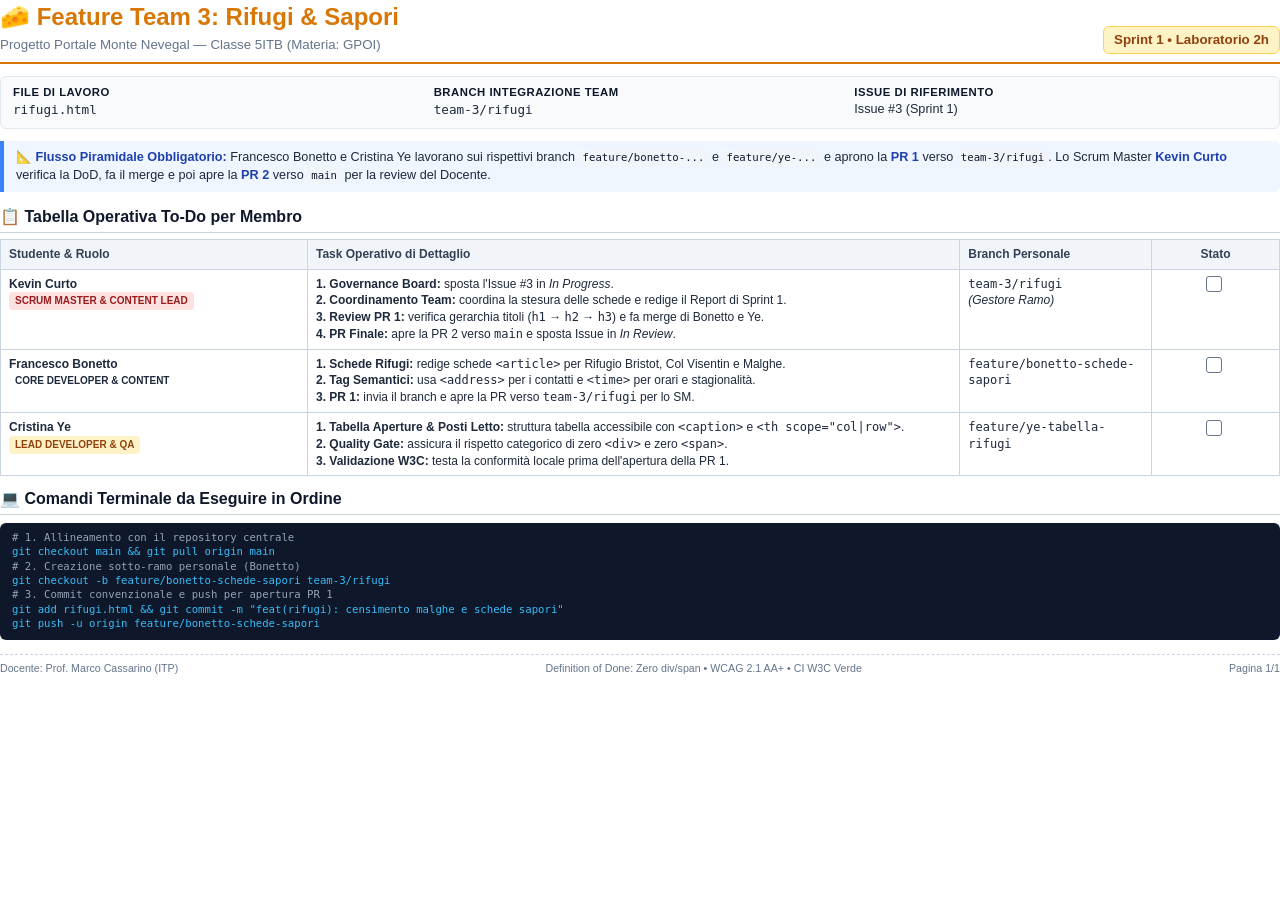
<file: docs/pdf-team/scheda-team3.html>
<!DOCTYPE html>
<html lang="it">
<head>
  <meta charset="UTF-8">
  <title>Scheda To-Do Sprint 1 — Feature Team 3: Rifugi</title>
  <style>
    @page {
      size: A4 portrait;
      margin: 12mm 15mm;
    }
    * {
      box-sizing: border-box;
      margin: 0;
      padding: 0;
    }
    body {
      font-family: -apple-system, BlinkMacSystemFont, "Segoe UI", Roboto, Helvetica, Arial, sans-serif;
      color: #1e293b;
      line-height: 1.4;
      font-size: 11pt;
      background: #ffffff;
    }
    header {
      border-bottom: 2px solid #d97706;
      padding-bottom: 8px;
      margin-bottom: 12px;
      display: flex;
      justify-content: space-between;
      align-items: flex-end;
    }
    .header-title h1 {
      font-size: 18pt;
      color: #d97706;
      margin-bottom: 2px;
    }
    .header-title p {
      font-size: 10pt;
      color: #64748b;
      font-weight: 500;
    }
    .header-badge {
      background: #fef3c7;
      color: #92400e;
      font-weight: bold;
      padding: 4px 10px;
      border-radius: 6px;
      font-size: 10pt;
      border: 1px solid #fcd34d;
    }
    .meta-box {
      background: #f8fafc;
      border: 1px solid #e2e8f0;
      border-radius: 6px;
      padding: 8px 12px;
      margin-bottom: 12px;
      display: grid;
      grid-template-columns: repeat(3, 1fr);
      gap: 8px;
      font-size: 9.5pt;
    }
    .meta-item strong {
      color: #0f172a;
      display: block;
      font-size: 8.5pt;
      text-transform: uppercase;
      letter-spacing: 0.5px;
    }
    .pyramid-alert {
      background: #eff6ff;
      border-left: 4px solid #3b82f6;
      padding: 8px 12px;
      margin-bottom: 14px;
      font-size: 9.5pt;
      border-radius: 0 6px 6px 0;
    }
    .pyramid-alert strong {
      color: #1e40af;
    }
    h2 {
      font-size: 12pt;
      color: #0f172a;
      margin: 12px 0 6px 0;
      border-bottom: 1px solid #cbd5e1;
      padding-bottom: 3px;
    }
    table.todo-table {
      width: 100%;
      border-collapse: collapse;
      margin-bottom: 12px;
      font-size: 9pt;
    }
    table.todo-table th, table.todo-table td {
      border: 1px solid #cbd5e1;
      padding: 6px 8px;
      text-align: left;
      vertical-align: top;
    }
    table.todo-table th {
      background: #f1f5f9;
      color: #334155;
      font-weight: 700;
    }
    .check-box {
      width: 16px;
      height: 16px;
      border: 1.5px solid #64748b;
      border-radius: 3px;
      display: inline-block;
      margin-right: 4px;
      vertical-align: middle;
    }
    .badge-role {
      display: inline-block;
      font-size: 7.5pt;
      font-weight: 700;
      padding: 2px 6px;
      border-radius: 4px;
      text-transform: uppercase;
    }
    .role-sm { background: #fee2e2; color: #991b1b; }
    .role-qa { background: #fef3c7; color: #92400e; }
    .code-box {
      font-family: ui-monospace, SFMono-Regular, Menlo, Monaco, Consolas, monospace;
      background: #f1f5f9;
      padding: 2px 4px;
      border-radius: 3px;
      font-size: 8pt;
      color: #0f172a;
    }
    .terminal-card {
      background: #0f172a;
      color: #f8fafc;
      padding: 8px 12px;
      border-radius: 6px;
      font-family: ui-monospace, SFMono-Regular, Menlo, Monaco, Consolas, monospace;
      font-size: 8pt;
      line-height: 1.35;
      margin-top: 8px;
    }
    .terminal-card .comment { color: #94a3b8; }
    .terminal-card .cmd { color: #38bdf8; }
    footer {
      margin-top: 14px;
      padding-top: 6px;
      border-top: 1px dashed #cbd5e1;
      font-size: 8pt;
      color: #64748b;
      display: flex;
      justify-content: space-between;
    }
  </style>
</head>
<body>

  <header>
    <div class="header-title">
      <h1>🧀 Feature Team 3: Rifugi &amp; Sapori</h1>
      <p>Progetto Portale Monte Nevegal — Classe 5ITB (Materia: GPOI)</p>
    </div>
    <div class="header-badge">Sprint 1 • Laboratorio 2h</div>
  </header>

  <div class="meta-box">
    <div class="meta-item">
      <strong>File di Lavoro</strong>
      <code>rifugi.html</code>
    </div>
    <div class="meta-item">
      <strong>Branch Integrazione Team</strong>
      <code>team-3/rifugi</code>
    </div>
    <div class="meta-item">
      <strong>Issue di Riferimento</strong>
      Issue #3 (Sprint 1)
    </div>
  </div>

  <div class="pyramid-alert">
    <strong>📐 Flusso Piramidale Obbligatorio:</strong> Francesco Bonetto e Cristina Ye lavorano sui rispettivi branch <span class="code-box">feature/bonetto-...</span> e <span class="code-box">feature/ye-...</span> e aprono la <strong>PR 1</strong> verso <span class="code-box">team-3/rifugi</span>. Lo Scrum Master <strong>Kevin Curto</strong> verifica la DoD, fa il merge e poi apre la <strong>PR 2</strong> verso <span class="code-box">main</span> per la review del Docente.
  </div>

  <h2>📋 Tabella Operativa To-Do per Membro</h2>
  <table class="todo-table">
    <thead>
      <tr>
        <th style="width: 24%;">Studente &amp; Ruolo</th>
        <th style="width: 51%;">Task Operativo di Dettaglio</th>
        <th style="width: 15%;">Branch Personale</th>
        <th style="width: 10%; text-align: center;">Stato</th>
      </tr>
    </thead>
    <tbody>
      <tr>
        <td>
          <strong>Kevin Curto</strong><br>
          <span class="badge-role role-sm">Scrum Master &amp; Content Lead</span>
        </td>
        <td>
          <strong>1. Governance Board:</strong> sposta l'Issue #3 in <em>In Progress</em>.<br>
          <strong>2. Coordinamento Team:</strong> coordina la stesura delle schede e redige il Report di Sprint 1.<br>
          <strong>3. Review PR 1:</strong> verifica gerarchia titoli (<code>h1</code> &rarr; <code>h2</code> &rarr; <code>h3</code>) e fa merge di Bonetto e Ye.<br>
          <strong>4. PR Finale:</strong> apre la PR 2 verso <code>main</code> e sposta Issue in <em>In Review</em>.
        </td>
        <td><code>team-3/rifugi</code><br><em>(Gestore Ramo)</em></td>
        <td style="text-align: center;"><div class="check-box"></div></td>
      </tr>
      <tr>
        <td>
          <strong>Francesco Bonetto</strong><br>
          <span class="badge-role role-prod">Core Developer &amp; Content</span>
        </td>
        <td>
          <strong>1. Schede Rifugi:</strong> redige schede <code>&lt;article&gt;</code> per Rifugio Bristot, Col Visentin e Malghe.<br>
          <strong>2. Tag Semantici:</strong> usa <code>&lt;address&gt;</code> per i contatti e <code>&lt;time&gt;</code> per orari e stagionalità.<br>
          <strong>3. PR 1:</strong> invia il branch e apre la PR verso <code>team-3/rifugi</code> per lo SM.
        </td>
        <td><code>feature/bonetto-schede-sapori</code></td>
        <td style="text-align: center;"><div class="check-box"></div></td>
      </tr>
      <tr>
        <td>
          <strong>Cristina Ye</strong><br>
          <span class="badge-role role-qa">Lead Developer &amp; QA</span>
        </td>
        <td>
          <strong>1. Tabella Aperture &amp; Posti Letto:</strong> struttura tabella accessibile con <code>&lt;caption&gt;</code> e <code>&lt;th scope="col|row"&gt;</code>.<br>
          <strong>2. Quality Gate:</strong> assicura il rispetto categorico di zero <code>&lt;div&gt;</code> e zero <code>&lt;span&gt;</code>.<br>
          <strong>3. Validazione W3C:</strong> testa la conformità locale prima dell'apertura della PR 1.
        </td>
        <td><code>feature/ye-tabella-rifugi</code></td>
        <td style="text-align: center;"><div class="check-box"></div></td>
      </tr>
    </tbody>
  </table>

  <h2>💻 Comandi Terminale da Eseguire in Ordine</h2>
  <div class="terminal-card">
    <span class="comment"># 1. Allineamento con il repository centrale</span><br>
    <span class="cmd">git checkout main &amp;&amp; git pull origin main</span><br>
    <span class="comment"># 2. Creazione sotto-ramo personale (Bonetto)</span><br>
    <span class="cmd">git checkout -b feature/bonetto-schede-sapori team-3/rifugi</span><br>
    <span class="comment"># 3. Commit convenzionale e push per apertura PR 1</span><br>
    <span class="cmd">git add rifugi.html &amp;&amp; git commit -m "feat(rifugi): censimento malghe e schede sapori"</span><br>
    <span class="cmd">git push -u origin feature/bonetto-schede-sapori</span>
  </div>

  <footer>
    <span>Docente: Prof. Marco Cassarino (ITP)</span>
    <span>Definition of Done: Zero div/span • WCAG 2.1 AA+ • CI W3C Verde</span>
    <span>Pagina 1/1</span>
  </footer>

</body>
</html>
</file>
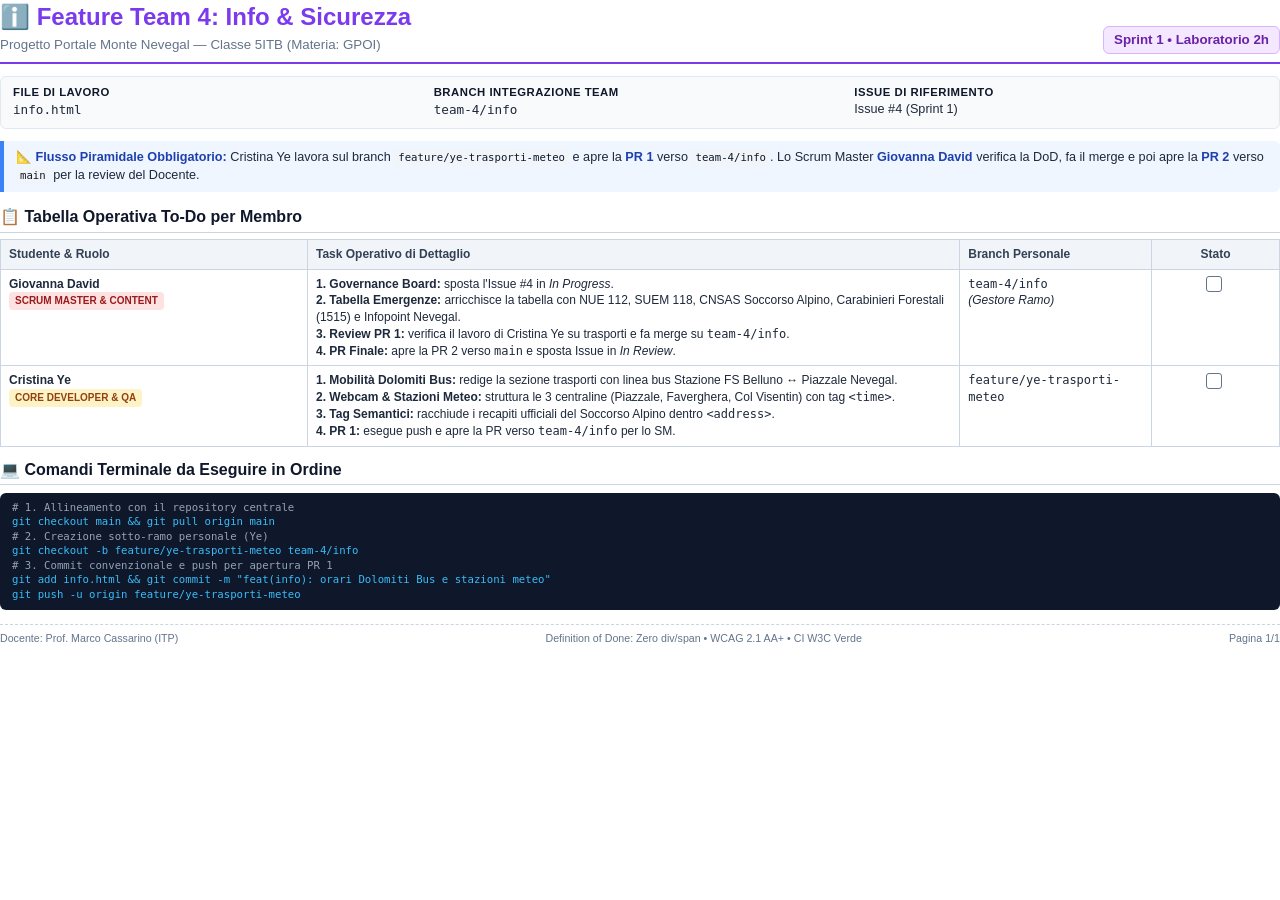
<file: docs/pdf-team/scheda-team4.html>
<!DOCTYPE html>
<html lang="it">
<head>
  <meta charset="UTF-8">
  <title>Scheda To-Do Sprint 1 — Feature Team 4: Info</title>
  <style>
    @page {
      size: A4 portrait;
      margin: 12mm 15mm;
    }
    * {
      box-sizing: border-box;
      margin: 0;
      padding: 0;
    }
    body {
      font-family: -apple-system, BlinkMacSystemFont, "Segoe UI", Roboto, Helvetica, Arial, sans-serif;
      color: #1e293b;
      line-height: 1.4;
      font-size: 11pt;
      background: #ffffff;
    }
    header {
      border-bottom: 2px solid #7c3aed;
      padding-bottom: 8px;
      margin-bottom: 12px;
      display: flex;
      justify-content: space-between;
      align-items: flex-end;
    }
    .header-title h1 {
      font-size: 18pt;
      color: #7c3aed;
      margin-bottom: 2px;
    }
    .header-title p {
      font-size: 10pt;
      color: #64748b;
      font-weight: 500;
    }
    .header-badge {
      background: #f3e8ff;
      color: #6b21a8;
      font-weight: bold;
      padding: 4px 10px;
      border-radius: 6px;
      font-size: 10pt;
      border: 1px solid #d8b4fe;
    }
    .meta-box {
      background: #f8fafc;
      border: 1px solid #e2e8f0;
      border-radius: 6px;
      padding: 8px 12px;
      margin-bottom: 12px;
      display: grid;
      grid-template-columns: repeat(3, 1fr);
      gap: 8px;
      font-size: 9.5pt;
    }
    .meta-item strong {
      color: #0f172a;
      display: block;
      font-size: 8.5pt;
      text-transform: uppercase;
      letter-spacing: 0.5px;
    }
    .pyramid-alert {
      background: #eff6ff;
      border-left: 4px solid #3b82f6;
      padding: 8px 12px;
      margin-bottom: 14px;
      font-size: 9.5pt;
      border-radius: 0 6px 6px 0;
    }
    .pyramid-alert strong {
      color: #1e40af;
    }
    h2 {
      font-size: 12pt;
      color: #0f172a;
      margin: 12px 0 6px 0;
      border-bottom: 1px solid #cbd5e1;
      padding-bottom: 3px;
    }
    table.todo-table {
      width: 100%;
      border-collapse: collapse;
      margin-bottom: 12px;
      font-size: 9pt;
    }
    table.todo-table th, table.todo-table td {
      border: 1px solid #cbd5e1;
      padding: 6px 8px;
      text-align: left;
      vertical-align: top;
    }
    table.todo-table th {
      background: #f1f5f9;
      color: #334155;
      font-weight: 700;
    }
    .check-box {
      width: 16px;
      height: 16px;
      border: 1.5px solid #64748b;
      border-radius: 3px;
      display: inline-block;
      margin-right: 4px;
      vertical-align: middle;
    }
    .badge-role {
      display: inline-block;
      font-size: 7.5pt;
      font-weight: 700;
      padding: 2px 6px;
      border-radius: 4px;
      text-transform: uppercase;
    }
    .role-sm { background: #fee2e2; color: #991b1b; }
    .role-qa { background: #fef3c7; color: #92400e; }
    .code-box {
      font-family: ui-monospace, SFMono-Regular, Menlo, Monaco, Consolas, monospace;
      background: #f1f5f9;
      padding: 2px 4px;
      border-radius: 3px;
      font-size: 8pt;
      color: #0f172a;
    }
    .terminal-card {
      background: #0f172a;
      color: #f8fafc;
      padding: 8px 12px;
      border-radius: 6px;
      font-family: ui-monospace, SFMono-Regular, Menlo, Monaco, Consolas, monospace;
      font-size: 8pt;
      line-height: 1.35;
      margin-top: 8px;
    }
    .terminal-card .comment { color: #94a3b8; }
    .terminal-card .cmd { color: #38bdf8; }
    footer {
      margin-top: 14px;
      padding-top: 6px;
      border-top: 1px dashed #cbd5e1;
      font-size: 8pt;
      color: #64748b;
      display: flex;
      justify-content: space-between;
    }
  </style>
</head>
<body>

  <header>
    <div class="header-title">
      <h1>ℹ️ Feature Team 4: Info &amp; Sicurezza</h1>
      <p>Progetto Portale Monte Nevegal — Classe 5ITB (Materia: GPOI)</p>
    </div>
    <div class="header-badge">Sprint 1 • Laboratorio 2h</div>
  </header>

  <div class="meta-box">
    <div class="meta-item">
      <strong>File di Lavoro</strong>
      <code>info.html</code>
    </div>
    <div class="meta-item">
      <strong>Branch Integrazione Team</strong>
      <code>team-4/info</code>
    </div>
    <div class="meta-item">
      <strong>Issue di Riferimento</strong>
      Issue #4 (Sprint 1)
    </div>
  </div>

  <div class="pyramid-alert">
    <strong>📐 Flusso Piramidale Obbligatorio:</strong> Cristina Ye lavora sul branch <span class="code-box">feature/ye-trasporti-meteo</span> e apre la <strong>PR 1</strong> verso <span class="code-box">team-4/info</span>. Lo Scrum Master <strong>Giovanna David</strong> verifica la DoD, fa il merge e poi apre la <strong>PR 2</strong> verso <span class="code-box">main</span> per la review del Docente.
  </div>

  <h2>📋 Tabella Operativa To-Do per Membro</h2>
  <table class="todo-table">
    <thead>
      <tr>
        <th style="width: 24%;">Studente &amp; Ruolo</th>
        <th style="width: 51%;">Task Operativo di Dettaglio</th>
        <th style="width: 15%;">Branch Personale</th>
        <th style="width: 10%; text-align: center;">Stato</th>
      </tr>
    </thead>
    <tbody>
      <tr>
        <td>
          <strong>Giovanna David</strong><br>
          <span class="badge-role role-sm">Scrum Master &amp; Content</span>
        </td>
        <td>
          <strong>1. Governance Board:</strong> sposta l'Issue #4 in <em>In Progress</em>.<br>
          <strong>2. Tabella Emergenze:</strong> arricchisce la tabella con NUE 112, SUEM 118, CNSAS Soccorso Alpino, Carabinieri Forestali (1515) e Infopoint Nevegal.<br>
          <strong>3. Review PR 1:</strong> verifica il lavoro di Cristina Ye su trasporti e fa merge su <code>team-4/info</code>.<br>
          <strong>4. PR Finale:</strong> apre la PR 2 verso <code>main</code> e sposta Issue in <em>In Review</em>.
        </td>
        <td><code>team-4/info</code><br><em>(Gestore Ramo)</em></td>
        <td style="text-align: center;"><div class="check-box"></div></td>
      </tr>
      <tr>
        <td>
          <strong>Cristina Ye</strong><br>
          <span class="badge-role role-qa">Core Developer &amp; QA</span>
        </td>
        <td>
          <strong>1. Mobilità Dolomiti Bus:</strong> redige la sezione trasporti con linea bus Stazione FS Belluno &harr; Piazzale Nevegal.<br>
          <strong>2. Webcam &amp; Stazioni Meteo:</strong> struttura le 3 centraline (Piazzale, Faverghera, Col Visentin) con tag <code>&lt;time&gt;</code>.<br>
          <strong>3. Tag Semantici:</strong> racchiude i recapiti ufficiali del Soccorso Alpino dentro <code>&lt;address&gt;</code>.<br>
          <strong>4. PR 1:</strong> esegue push e apre la PR verso <code>team-4/info</code> per lo SM.
        </td>
        <td><code>feature/ye-trasporti-meteo</code></td>
        <td style="text-align: center;"><div class="check-box"></div></td>
      </tr>
    </tbody>
  </table>

  <h2>💻 Comandi Terminale da Eseguire in Ordine</h2>
  <div class="terminal-card">
    <span class="comment"># 1. Allineamento con il repository centrale</span><br>
    <span class="cmd">git checkout main &amp;&amp; git pull origin main</span><br>
    <span class="comment"># 2. Creazione sotto-ramo personale (Ye)</span><br>
    <span class="cmd">git checkout -b feature/ye-trasporti-meteo team-4/info</span><br>
    <span class="comment"># 3. Commit convenzionale e push per apertura PR 1</span><br>
    <span class="cmd">git add info.html &amp;&amp; git commit -m "feat(info): orari Dolomiti Bus e stazioni meteo"</span><br>
    <span class="cmd">git push -u origin feature/ye-trasporti-meteo</span>
  </div>

  <footer>
    <span>Docente: Prof. Marco Cassarino (ITP)</span>
    <span>Definition of Done: Zero div/span • WCAG 2.1 AA+ • CI W3C Verde</span>
    <span>Pagina 1/1</span>
  </footer>

</body>
</html>
</file>
<file: css/style.css>
/* ==========================================================================
   PORTALE MONTE NEVEGAL - STILI GLOBALI CONDIVISI
   Architettura: ITIS Informatica - GPOI (Classe 5ITB)
   Standard: WCAG 2.1 AA+ | HTML5 Semantico Puro (Zero div / Zero span)
   ========================================================================== */

/* --------------------------------------------------------------------------
   1. DESIGN TOKENS & VARIABILI GLOBALI
   -------------------------------------------------------------------------- */
:root {
  /* Palette Cromatica Alpina Starter (Forest Green, Rock Gray, Snow White) */
  --forest-green: #1b4d3e;              /* Verde abete profondo */
  --forest-green-dark: #12382c;
  --forest-green-light: #2d6a4f;
  
  --rock-gray: #4a5550;                 /* Grigio roccia dolomitica */
  --rock-gray-light: #8a9690;
  --rock-gray-border: #c4d1c4;

  --snow-white: #ffffff;                /* Bianco neve */
  --snow-white-soft: #f4f6f3;
  --snow-white-alt: #e9eee6;

  --colore-sfondo: var(--snow-white-soft);
  --colore-superficie: var(--snow-white);
  --colore-superficie-alt: var(--snow-white-alt);
  --colore-testo: #1c261e;
  --colore-testo-muto: var(--rock-gray);
  --colore-bordo: var(--rock-gray-border);

  --colore-primario: var(--forest-green);
  --colore-primario-interazione: var(--forest-green-dark);
  --colore-secondario: #8c4a1e;         /* Terracotta / terra montana */
  --colore-secondario-interazione: #693310;
  --colore-accento: var(--forest-green-light);
  --colore-focus: #b84a00;              /* Arancio ambrato per focus visibile WCAG */

  /* Tipografia Sistemica Accessibile */
  --font-base: system-ui, -apple-system, BlinkMacSystemFont, "Segoe UI", Roboto, "Helvetica Neue", Arial, sans-serif;
  --font-titoli: Georgia, Cambria, "Times New Roman", Times, serif;

  --spaziatura-xs: 0.5rem;
  --spaziatura-sm: 0.75rem;
  --spaziatura-md: 1.25rem;
  --spaziatura-lg: 2rem;
  --spaziatura-xl: 3.5rem;

  --raggio-bordo: 8px;
  --ombra-scheda: 0 4px 12px rgba(28, 38, 30, 0.08);
  --ombra-hover: 0 8px 24px rgba(28, 38, 30, 0.14);
  --transizione-standard: 0.2s ease-in-out;
}

/* --------------------------------------------------------------------------
   2. RESET ACCESSIBILE E REGOLE BASE
   -------------------------------------------------------------------------- */
*,
*::before,
*::after {
  box-sizing: border-box;
  margin: 0;
  padding: 0;
}

html {
  font-family: var(--font-base);
  font-size: 100%;
  line-height: 1.6;
  color: var(--colore-testo);
  background-color: var(--colore-sfondo);
  scroll-behavior: smooth;
}

body {
  min-height: 100vh;
  display: flex;
  flex-direction: column;
}

/* Skip Link per Navigazione da Tastiera (WCAG 2.1 AA) */
.salto-contenuto {
  position: absolute;
  top: -100px;
  left: 1rem;
  background-color: var(--colore-primario);
  color: #ffffff;
  padding: 0.75rem 1.25rem;
  text-decoration: none;
  font-weight: 700;
  border-radius: var(--raggio-bordo);
  z-index: 1000;
  transition: top var(--transizione-standard);
}

.salto-contenuto:focus {
  top: 1rem;
  outline: 3px solid var(--colore-focus);
  outline-offset: 3px;
}

/* Gestione Focus Globale */
:focus-visible {
  outline: 3px solid var(--colore-focus);
  outline-offset: 3px;
}

/* --------------------------------------------------------------------------
   3. HEADER & NAVIGAZIONE PRINCIPALE
   -------------------------------------------------------------------------- */
body > header {
  background-color: var(--colore-primario);
  color: #ffffff;
  padding: var(--spaziatura-md) var(--spaziatura-lg);
  border-bottom: 4px solid var(--colore-secondario);
}

body > header h1 {
  font-family: var(--font-titoli);
  font-size: 1.85rem;
  margin-bottom: var(--spaziatura-xs);
  letter-spacing: 0.02em;
}

body > header p {
  color: #d8e5dd;
  font-size: 1rem;
  max-width: 65ch;
}

nav {
  margin-top: var(--spaziatura-md);
}

nav ul {
  list-style: none;
  display: flex;
  flex-wrap: wrap;
  gap: var(--spaziatura-sm);
}

nav a {
  display: inline-flex;
  align-items: center;
  min-height: 44px; /* Target tocco minimo WCAG */
  padding: var(--spaziatura-xs) var(--spaziatura-md);
  color: #ffffff;
  background-color: rgba(255, 255, 255, 0.12);
  text-decoration: none;
  border-radius: var(--raggio-bordo);
  font-weight: 600;
  transition: background-color var(--transizione-standard), transform var(--transizione-standard);
}

nav a:hover,
nav a:focus-visible {
  background-color: var(--colore-secondario);
}

nav a[aria-current="page"] {
  background-color: #ffffff;
  color: var(--colore-primario);
  box-shadow: 0 2px 6px rgba(0, 0, 0, 0.2);
}

/* --------------------------------------------------------------------------
   4. LAYOUT PRINCIPALE E SEZIONI SEMANTICHE
   -------------------------------------------------------------------------- */
main {
  flex: 1;
  width: 100%;
  max-width: 1200px;
  margin: 0 auto;
  padding: var(--spaziatura-lg) var(--spaziatura-md);
  display: grid;
  gap: var(--spaziatura-xl);
}

section {
  background-color: var(--colore-superficie);
  padding: var(--spaziatura-lg);
  border-radius: var(--raggio-bordo);
  border: 1px solid var(--colore-bordo);
  box-shadow: var(--ombra-scheda);
}

section > header {
  margin-bottom: var(--spaziatura-md);
  border-bottom: 2px solid var(--colore-superficie-alt);
  padding-bottom: var(--spaziatura-xs);
}

h2 {
  font-family: var(--font-titoli);
  font-size: 1.6rem;
  color: var(--colore-primario);
}

h3 {
  font-size: 1.25rem;
  color: var(--colore-secondario);
  margin-bottom: var(--spaziatura-xs);
}

p {
  margin-bottom: var(--spaziatura-sm);
}

/* Griglia per Articoli informativi */
section.griglia-contenuti {
  display: grid;
  gap: var(--spaziatura-md);
}

section.griglia-contenuti > header {
  grid-column: 1 / -1;
}

@media (min-width: 768px) {
  section.griglia-contenuti {
    grid-template-columns: repeat(auto-fit, minmax(280px, 1fr));
  }
}

article {
  background-color: var(--colore-superficie-alt);
  padding: var(--spaziatura-md);
  border-radius: var(--raggio-bordo);
  border-left: 4px solid var(--colore-accento);
  display: flex;
  flex-direction: column;
  gap: var(--spaziatura-xs);
}

article:hover {
  box-shadow: var(--ombra-hover);
  transition: box-shadow var(--transizione-standard);
}

aside {
  background-color: #fdfbf7;
  border: 1px dashed var(--colore-secondario);
  padding: var(--spaziatura-md);
  border-radius: var(--raggio-bordo);
  margin-top: var(--spaziatura-md);
}

/* --------------------------------------------------------------------------
   5. FIGURE, IMMAGINI E DIDASCALIE
   -------------------------------------------------------------------------- */
figure {
  margin: var(--spaziatura-sm) 0;
  display: flex;
  flex-direction: column;
  gap: var(--spaziatura-xs);
}

figure img {
  width: 100%;
  height: auto;
  border-radius: var(--raggio-bordo);
  display: block;
  object-fit: cover;
  max-height: 420px;
}

figcaption {
  font-size: 0.9rem;
  color: var(--colore-testo-muto);
  font-style: italic;
  padding-left: var(--spaziatura-xs);
  border-left: 2px solid var(--colore-primario);
}

/* --------------------------------------------------------------------------
   6. TABELLE ACCESSIBILI
   -------------------------------------------------------------------------- */
table {
  width: 100%;
  border-collapse: collapse;
  margin: var(--spaziatura-md) 0;
  background-color: var(--colore-superficie);
}

caption {
  font-weight: 700;
  text-align: left;
  margin-bottom: var(--spaziatura-xs);
  color: var(--colore-primario);
  font-size: 1.1rem;
}

th,
td {
  padding: var(--spaziatura-sm) var(--spaziatura-md);
  border: 1px solid var(--colore-bordo);
  text-align: left;
}

th {
  background-color: var(--colore-superficie-alt);
  color: var(--colore-primario);
  font-weight: 700;
}

tbody tr:nth-child(even) {
  background-color: #fafbfa;
}

tbody tr:hover {
  background-color: #edf2eb;
}

/* Liste di definizione semantiche */
dl {
  display: grid;
  grid-template-columns: auto 1fr;
  gap: var(--spaziatura-xs) var(--spaziatura-md);
  margin: var(--spaziatura-sm) 0;
}

dt {
  font-weight: 700;
  color: var(--colore-primario);
}

dd {
  margin: 0;
}

/* --------------------------------------------------------------------------
   7. FOOTER E INFORMAZIONI ISTITUZIONALI
   -------------------------------------------------------------------------- */
body > footer {
  background-color: #152219;
  color: #d1ded5;
  padding: var(--spaziatura-lg) var(--spaziatura-md);
  margin-top: auto;
}

body > footer section {
  background: transparent;
  border: none;
  box-shadow: none;
  padding: 0;
  max-width: 1200px;
  margin: 0 auto;
  display: grid;
  gap: var(--spaziatura-md);
}

body > footer h2 {
  grid-column: 1 / -1;
  color: #ffffff;
  font-size: 1.25rem;
  font-family: var(--font-titoli);
  border-bottom: 1px solid rgba(255, 255, 255, 0.15);
  padding-bottom: var(--spaziatura-xs);
}

@media (min-width: 768px) {
  body > footer section {
    grid-template-columns: 2fr 1fr 1fr;
  }
}

body > footer article {
  background-color: rgba(255, 255, 255, 0.05);
  border-left: 3px solid var(--colore-accento);
  color: #d1ded5;
}

body > footer h3 {
  color: #ffffff;
  font-size: 1.1rem;
}

body > footer a {
  color: #88c09a;
  min-height: 44px;
  display: inline-flex;
  align-items: center;
}

body > footer a:hover,
body > footer a:focus-visible {
  color: #ffffff;
}

address {
  font-style: normal;
  line-height: 1.5;
}

/* --------------------------------------------------------------------------
   8. OTTIMIZZAZIONE DI STAMPA (@media print)
   -------------------------------------------------------------------------- */
@media print {
  .salto-contenuto,
  nav[aria-label="Navigazione principale"],
  nav[aria-label="Navigazione secondaria del piè di pagina"] {
    display: none !important;
  }

  body {
    background-color: #ffffff !important;
    color: #000000 !important;
    font-size: 11pt;
  }

  body > header,
  body > footer,
  section,
  article,
  aside,
  table {
    background: #ffffff !important;
    color: #000000 !important;
    box-shadow: none !important;
    border-color: #333333 !important;
  }

  body > header {
    border-bottom: 2pt solid #000000;
  }

  h1, h2, h3 {
    color: #000000 !important;
  }

  a {
    color: #000000 !important;
    text-decoration: underline;
  }
}
</file>
